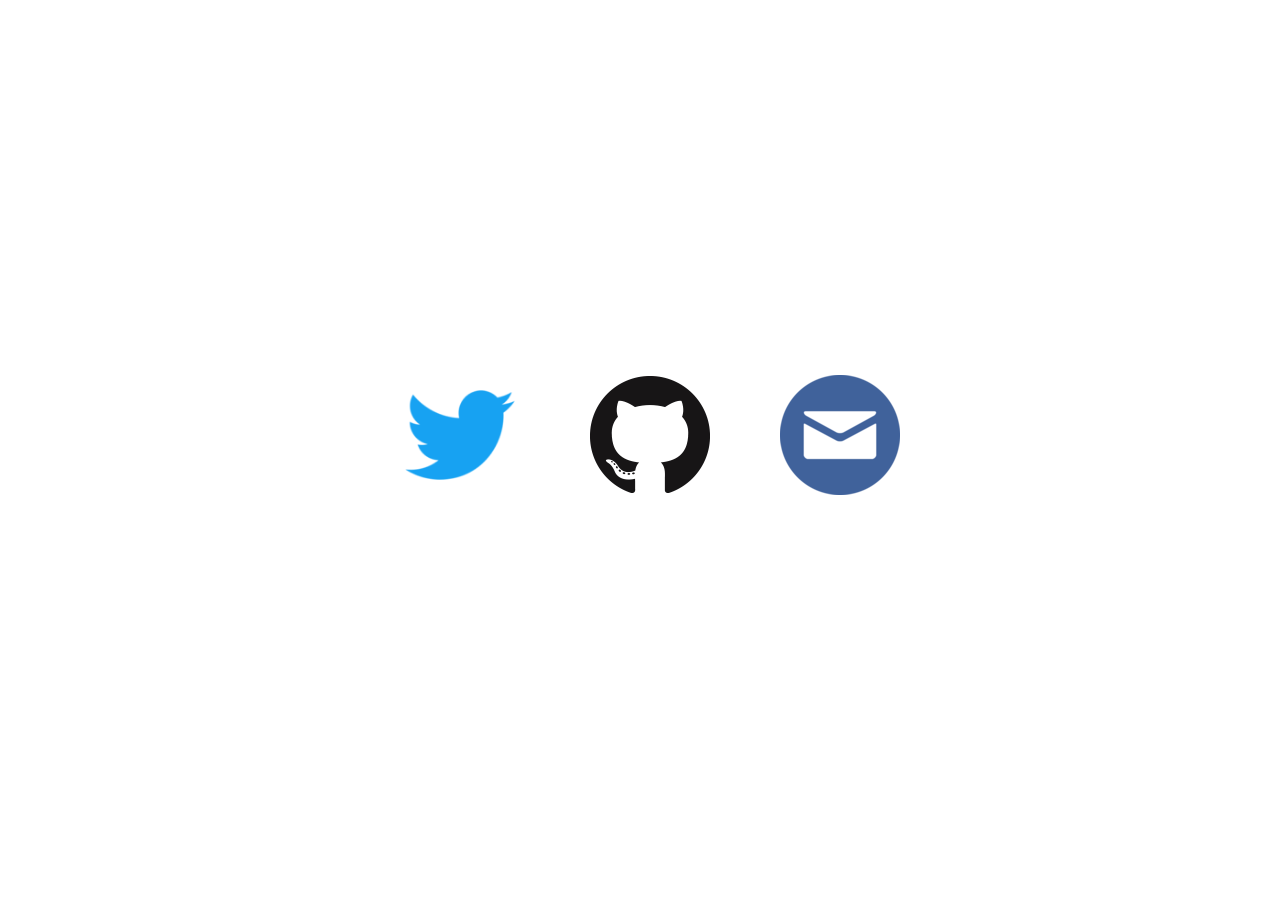
<file: index.html>
<!doctype html>
<html lang="en">
  <head>
    <meta charset="utf-8"/>
    <title>Evgenii Kotelnikov's home page</title>
    <meta name="author" content="Evgenii Kotelnikov"/>
    <meta name="keywords" content="Evgenii Kotelnikov, Evgeny Kotelnikov, program analysis, automated theorem proving, functional programming"/>
    <link rel="stylesheet" type="text/css" href="css/landing.css"/>
    <script>
     (function(i,s,o,g,r,a,m){i['GoogleAnalyticsObject']=r;i[r]=i[r]||function(){
     (i[r].q=i[r].q||[]).push(arguments)},i[r].l=1*new Date();a=s.createElement(o),
     m=s.getElementsByTagName(o)[0];a.async=1;a.src=g;m.parentNode.insertBefore(a,m)
     })(window,document,'script','//www.google-analytics.com/analytics.js','ga');
     ga('create', 'UA-52395119-1', 'auto');
     ga('send', 'pageview');
    </script>
  </head>
  <body>
    <header>
      <ul>
        <li class="twitter"><a href="https://twitter.com/aztek"><img src="img/twitter.png" alt="I am aztek on Twitter"/></a></li>
        <li class="github"><a href="https://github.com/aztek"><img src="img/github.png" alt="I am aztek on GitHub"/></a></li>
        <li class="email"><a href="mailto:evgeny.kotelnikov@gmail.com"><img src="img/email.png" alt="My email address is evgeny.kotelnikov@gmail.com"/></a></li>
      </ul>
      <!-- <p><a href="chalmers.html">My old Chalmers web page</a></p> -->
    </header>
  </body>
</html>
</file>
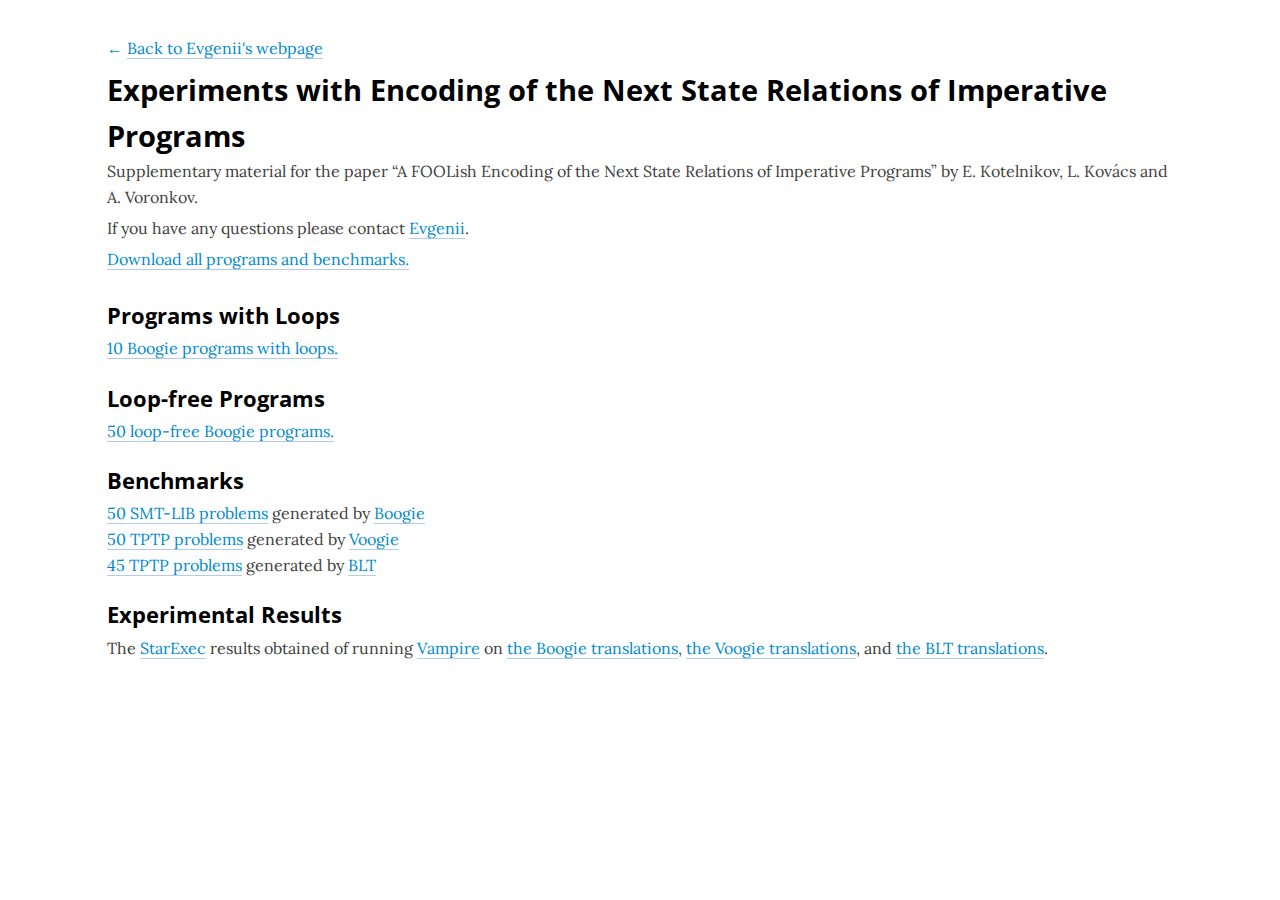
<file: cpp18/index.html>
<!doctype html>
<html lang="en">
  <head>
    <meta charset="utf-8"/>
    <title>Experiments with Encoding of Next State Relations of Imperative Programs</title>
    <meta name="author" content="Evgenii Kotelnikov"/>
    <link rel="stylesheet" type="text/css" href="../css/style.css"/>
    <script>
     (function(i,s,o,g,r,a,m){i['GoogleAnalyticsObject']=r;i[r]=i[r]||function(){
     (i[r].q=i[r].q||[]).push(arguments)},i[r].l=1*new Date();a=s.createElement(o),
     m=s.getElementsByTagName(o)[0];a.async=1;a.src=g;m.parentNode.insertBefore(a,m)
     })(window,document,'script','//www.google-analytics.com/analytics.js','ga');
     ga('create', 'UA-52395119-1', 'auto');
     ga('send', 'pageview');
    </script>
  </head>
  <body>
    <header>
      <p><a href=".." class="back"><span>Back to Evgenii's webpage</span></a></p>
      <h1>Experiments with Encoding of the Next State Relations of Imperative Programs</h1>
      <p>Supplementary material for the paper &ldquo;A FOOLish Encoding of the Next State Relations of Imperative Programs&rdquo; by E.&nbsp;Kotelnikov, L.&nbsp;Kov&aacute;cs and A.&nbsp;Voronkov.</p>
      <p>If you have any questions please contact <a href="mailto:evgenyk@chalmers.se">Evgenii</a>.</p>
      <p><a href="./experiments.zip">Download all programs and benchmarks.</a></p>
    </header>
    <section>
      <h2>Programs with Loops</h2>
      <p><a href="./programs-with-loops.zip">10 Boogie programs with loops.</a></p>
    </section>
    <section>
      <h2>Loop-free Programs</h2>
      <p><a href="./loop-free-programs.zip">50 loop-free Boogie programs.</a></p>
    </section>
    <section>
      <h2>Benchmarks</h2>
      <ul>
        <li><a href="./boogie-benchmarks.zip">50 SMT-LIB problems</a> generated by <a href="https://www.microsoft.com/en-us/research/project/boogie-an-intermediate-verification-language/">Boogie</a></li>
        <li><a href="./voogie-benchmarks.zip">50 TPTP problems</a> generated by <a href="https://github.com/aztek/voogie">Voogie</a></li>
        <li><a href="./blt-benchmarks.zip">45 TPTP problems</a> generated by <a href="https://github.com/emptylambda/BLT">BLT</a></li>
      </ul>
    </section>
    <section>
      <h2>Experimental Results</h2>
      <p>The <a href="https://www.starexec.org/">StarExec</a> results obtained of running <a href="http://www.vprover.org/">Vampire</a> on <a href="./boogie-results.csv">the Boogie translations</a>, <a href="./voogie-results.csv">the Voogie translations</a>, and <a href="./blt-results.csv">the BLT translations</a>.</p>
    </section>
  </body>
</html>
</file>
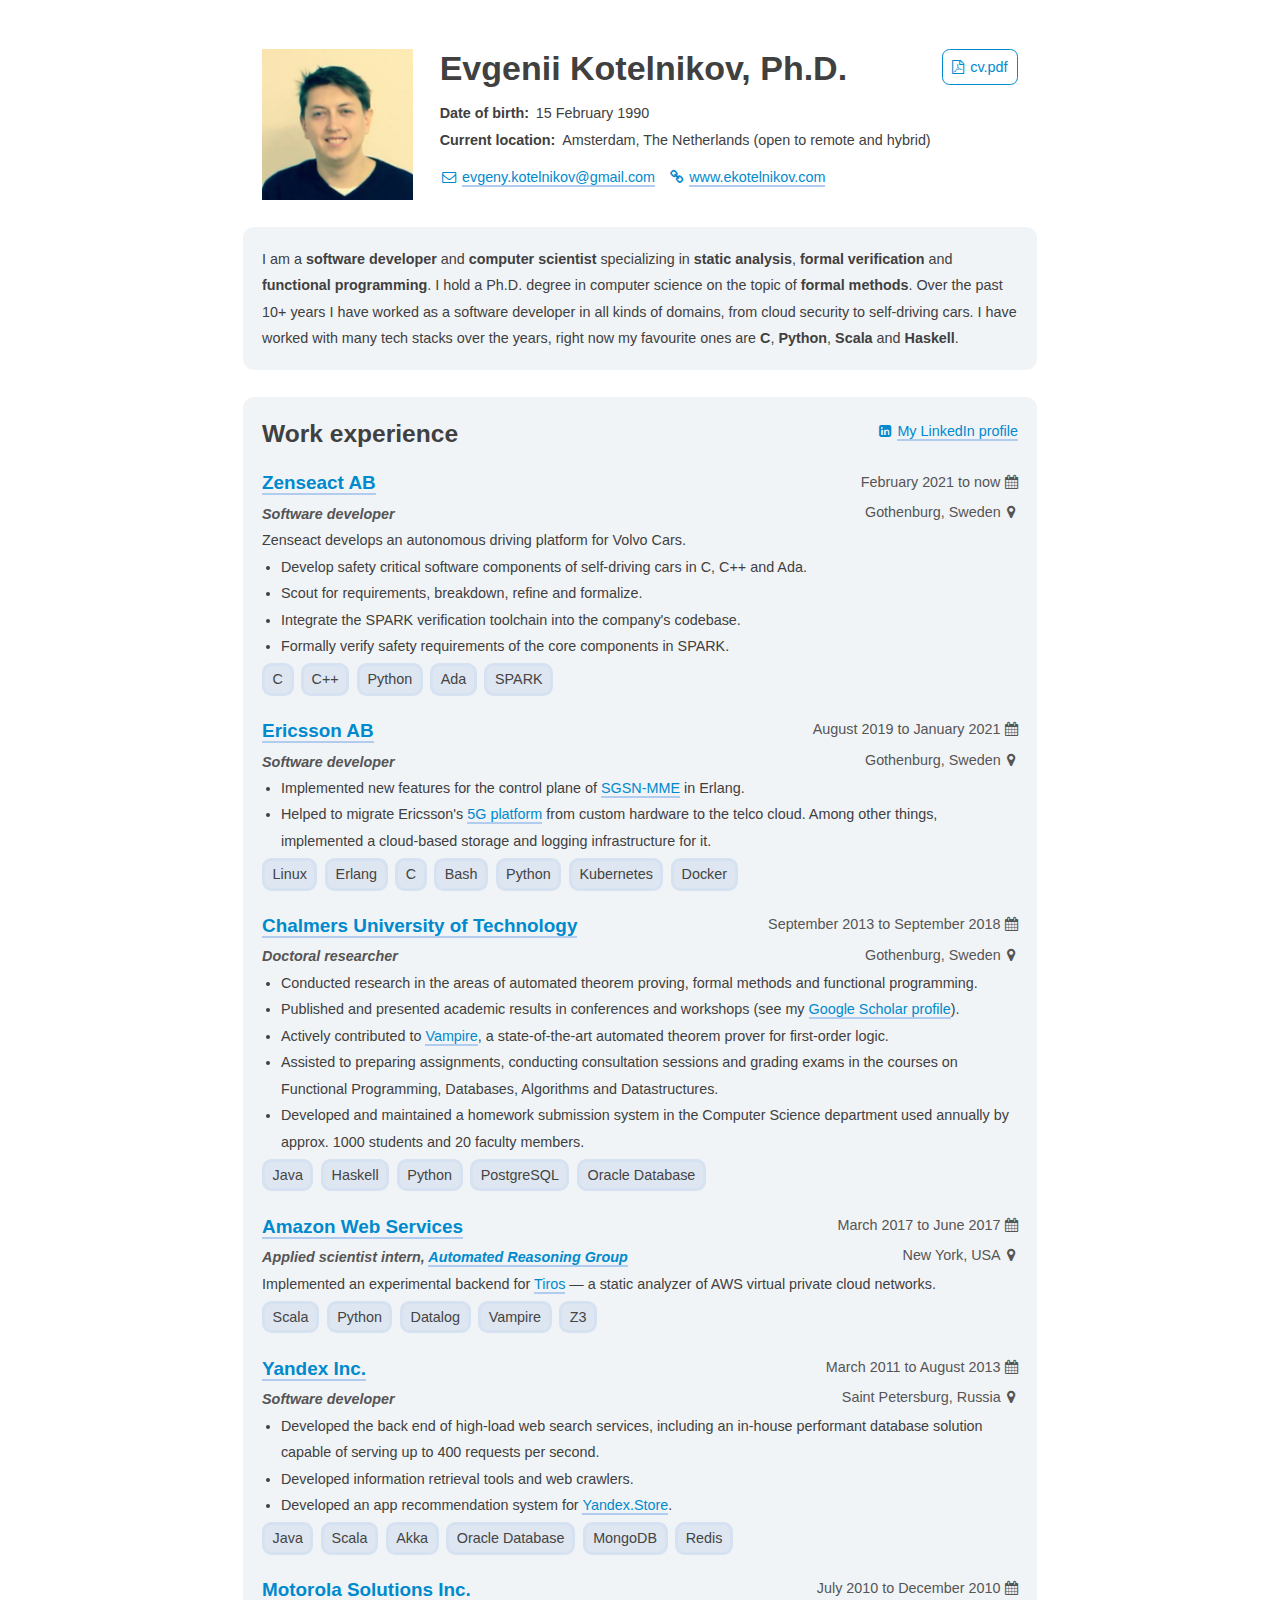
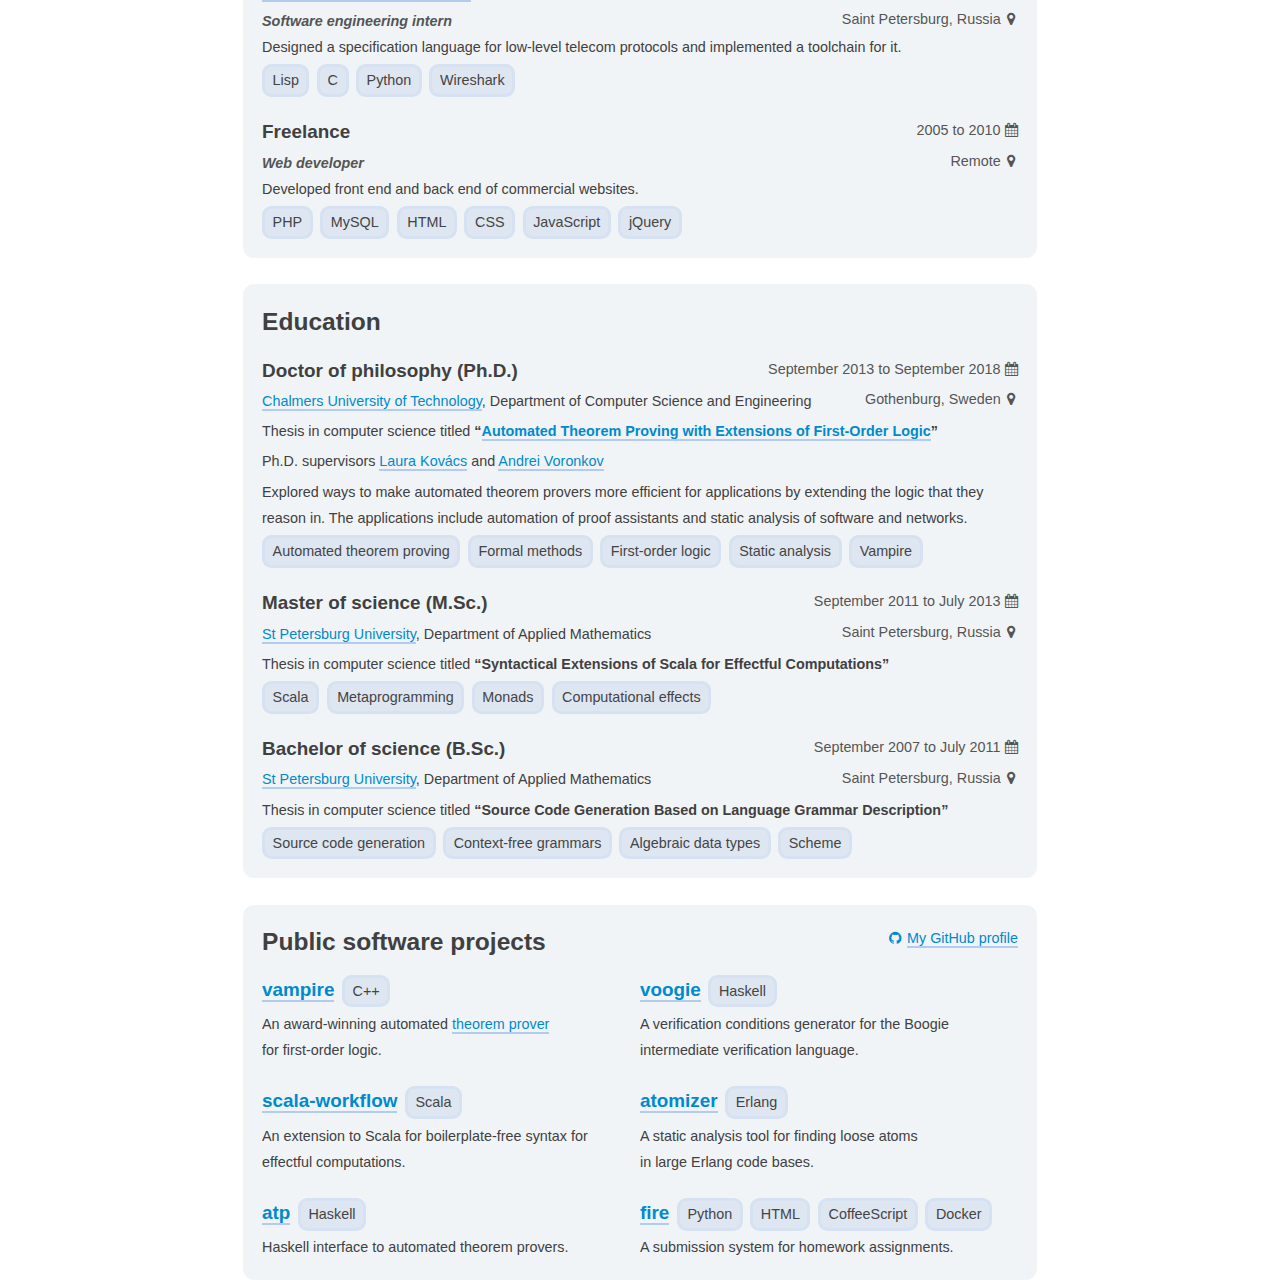
<file: cv/index.html>
<!doctype html>
<html lang="en">
  <head>
    <meta charset="utf-8"/>
    <title>Evgenii Kotelnikov's curriculum vit&aelig;</title>
    <meta name="author" content="Evgenii Kotelnikov"/>
    <meta name="keywords" content="Evgenii Kotelnikov, Evgeny Kotelnikov, program analysis, automated theorem proving, functional programming"/>
    <link rel="stylesheet" type="text/css" href="css/cv.css"/>
    <link rel="stylesheet" type="text/css" href="css/font-awesome.min.css">
  </head>
  <body>
    <header class="vcard">
      <img src="ek.jpg" id="photo" class="photo" alt="Evgenii Kotelnikov" />
      <h1 class="fn">Evgenii Kotelnikov, Ph.D.</h1>
      <div id="cv-pdf"><a href="./Kotelnikov_CV.pdf" class="iconed pdf">cv.pdf</a></div>
      <dl id="personal-info">
        <dt>Date of birth</dt>
        <dd>15 February 1990</dd>
        <dt>Current location</dt>
        <dd>Amsterdam, The Netherlands (open to remote and hybrid)</dd>
        <!-- <dt>Language proficiency</dt> -->
        <!-- <dd>English (fluent), Russian (native), Swedish (intermediate)</dd> -->
      </dl>
      <dl id="contact-info">
        <dt>E-mail</dt>
        <dd><a href="mailto:evgeny.kotelnikov@gmail.com" class="iconed email"><span>evgeny.kotelnikov@gmail.com</span></a></dd>
        <dt>Home page</dt>
        <dd><a href="https://ekotelnikov.com" class="iconed url"><span>www.ekotelnikov.com</a></span></dd>
        <!-- <dt>Twitter</dt> -->
        <!-- <dd><a href="https://twitter.com/aztek" class="iconed twitter"><span>aztek</span></a></dd> -->
      </dl>
    </header>

    <section id="introduction">
      <p>I am a <strong>software developer</strong> and <strong>computer scientist</strong> specializing in <strong>static analysis</strong>, <strong>formal verification</strong> and <strong>functional programming</strong>. I hold a Ph.D. degree in computer science on the topic of <strong>formal methods</strong>. Over the past 10+ years I have worked as a software developer in all kinds of domains, from cloud security to self-driving cars. I have worked with many tech stacks over the years, right now my favourite ones are <strong>C</strong>, <strong>Python</strong>, <strong>Scala</strong> and <strong>Haskell</strong>.</p>
    </section>

    <section id="working">
      <h2>Work experience</h2>
      <span class="section-profile"><a href="https://linkedin.com/in/ekotelnikov" class="iconed linkedin"><span>My LinkedIn profile</span></a></span>

      <ul class="jobs">
        <li>
            <h3><a href="http://zenseact.com">Zenseact AB</a></h3>
            <span class="date-range"><span class="from">February 2021</span><span class="to">now</span></span>
            <p class="location">Gothenburg, Sweden</p>
            <p class="position">Software developer</p>
            <p class="job-description">
                Zenseact develops an autonomous driving platform for Volvo Cars.
                <ul class="bullets">
                    <li>Develop safety critical software components of self-driving cars in C, C++ and Ada.</li>
                    <li>Scout for requirements, breakdown, refine and formalize.</li>
                    <li>Integrate the SPARK verification toolchain into the company's codebase.</li>
                    <li>Formally verify safety requirements of the core components in SPARK.</li>
                </ul>
                <ul class="keywords">
                    <li>C</li>
                    <li>C++</li>
                    <li>Python</li>
                    <li>Ada</li>
                    <li>SPARK</li>
                </ul>
            </p>
        </li>
        <li>
          <h3><a href="https://www.ericsson.com/en">Ericsson AB</a></h3>
          <span class="date-range"><span class="from">August 2019</span><span class="to">January 2021</span></span>
          <p class="location">Gothenburg, Sweden</p>
          <p class="position">Software developer</p>
          <p class="job-description">
            <ul class="bullets">
              <li>Implemented new features for the control plane of <a href="https://www.ericsson.com/en/portfolio/digital-services/cloud-core/cloud-packet-core/sgsn-mme">SGSN-MME</a> in Erlang.</li>
              <li>Helped to migrate Ericsson's <a href="https://www.ericsson.com/en/portfolio/digital-services/cloud-core/cloud-packet-core/packet-core-controller">5G platform</a> from custom hardware to the telco cloud. Among other things, implemented a cloud-based storage and logging infrastructure for it. <!--&mdash; Ericsson's 5G solution.--></li>
            </ul>
          </p>
          <ul class="keywords">
            <li>Linux</li>
            <li>Erlang</li>
            <li>C</li>
            <li>Bash</li>
            <li>Python</li>
            <li>Kubernetes</li>
            <li>Docker</li>
          </ul>
        </li>
        <li>
          <h3><a href="https://chalmers.se">Chalmers University of Technology</a></h3>
          <span class="date-range"><span class="from">September 2013</span><span class="to">September 2018</span></span>
          <p class="location">Gothenburg, Sweden</p>
          <p class="position">Doctoral researcher</p>
          <p class="job-description">
            <ul class="bullets">
              <li>Conducted research in the areas of automated theorem proving, formal methods and functional programming.</li>
              <li>Published and presented academic results in conferences and workshops (see my <a href="https://scholar.google.com/citations?user=WPbFe-MAAAAJ">Google Scholar profile</a>).</li>
              <li>Actively contributed to <a href="https://github.com/vprover/vampire">Vampire</a>, a state-of-the-art automated theorem prover for first-order logic.</li>
              <!-- <li>Reviewed paper submission for <a href="http://www.easychair.org/smart-program/SCSS2014/">SCSS&nbsp;2014</a>, <a href="http://fm2015.ifi.uio.no/">FM&nbsp;2015</a>, <a href="http://www.easychair.org/publications/volume/LPAR-20">LPAR-20</a>, <a href="https://people.csail.mit.edu/adamc/cpp16/">CPP&nbsp;2016</a>, <a href="http://www.cicm-conference.org/2016/cicm.php">CICM&nbsp;2016</a>, <a href="http://fm2016.cs.ucy.ac.cy/">FM&nbsp;2016</a>, <a href="http://psi.ispras.ru/en/">PSI-2017</a>, <a href="https://www.etaps.org/index.php/2018/tacas">TACAS&nbsp;2018</a>, <a href="http://www.fm2018.org">FM 2018</a> and <a href="https://ifm2018.cs.nuim.ie/">iFM 2018</a>.</li> -->
              <li>
                Assisted to preparing assignments, conducting consultation sessions and grading exams in the courses on Functional Programming, Databases, Algorithms and Datastructures.
                <!-- <ul class="items">
                  <li>Databases (<span class="date-range">2014</span>, <span class="date-range">2015</span>, <span class="date-range">2016</span>, <span class="date-range">2017</span>, <span class="date-range">2018</span>)</li>
                  <li>Algorithms and Datastructures (<span class="date-range">2014</span>)</li>
                  <li>Functional Programming (<span class="date-range">2014</span>, <span class="date-range">2015</span>, <span class="date-range">2016</span>, <span class="date-range">2017</span>, <span class="date-range">2018</span>)</li>
                </ul> -->
              </li>
              <li>Developed and maintained a homework submission system in the Computer Science department used annually by approx. 1000 students and 20 faculty members.</li>
            </ul>
          </p>
          <ul class="keywords">
            <li>Java</li>
            <li>Haskell</li>
            <li>Python</li>
            <li>PostgreSQL</li>
            <li>Oracle Database</li>
          </ul>
        </li>

        <li>
          <h3><a href="https://aws.amazon.com/">Amazon Web Services</a></h3>
          <span class="date-range"><span class="from">March 2017</span><span class="to">June 2017</span></span>
          <p class="location">New York, USA</p>
          <p class="position">Applied scientist intern, <a href="">Automated Reasoning Group</a></p>
          <p class="job-description">Implemented an experimental backend for <a href="https://aws.amazon.com/security/provable-security/">Tiros</a>&nbsp;&mdash; a static analyzer of AWS virtual private cloud networks.</p>
          <ul class="keywords">
            <li>Scala</li>
            <li>Python</li>
            <li>Datalog</li>
            <li>Vampire</li>
            <li>Z3</li>
          </ul>
        </li>

        <li>
          <h3><a href="https://yandex.com/company">Yandex Inc.</a></h3>
          <span class="date-range"><span class="from">March 2011</span><span class="to">August 2013</span></span>
          <p class="location">Saint Petersburg, Russia</p>
          <p class="position">Software developer</p>
          <p class="job-description">
            <ul class="bullets">
              <li>Developed the back end of high-load web search services, including an in-house performant database solution capable of serving up to 400 requests per second.</li>
              <li>Developed information retrieval tools and web crawlers.</li>
              <li>Developed an app recommendation system for <a href="https://store.yandex.com/">Yandex.Store</a>.</li>
            </ul>
          </p>
          <ul class="keywords">
            <li>Java</li>
            <li>Scala</li>
            <li>Akka</li>
            <li>Oracle Database</li>
            <li>MongoDB</li>
            <li>Redis</li>
          </ul>
        </li>

        <li>
          <h3><a href="https://motorola.com">Motorola Solutions Inc.</a></h3>
          <span class="date-range"><span class="from">July 2010</span><span class="to">December 2010</span></span>
          <p class="location">Saint Petersburg, Russia</p>
          <p class="position">Software engineering intern</p>
          <p class="job-description">Designed a specification language for low-level telecom protocols and implemented a toolchain for it.</p>
          <ul class="keywords">
            <li>Lisp</li>
            <li>C</li>
            <li>Python</li>
            <li>Wireshark</li>
          </ul>
        </li>

        <li>
          <h3>Freelance</h3>
          <span class="date-range"><span class="from">2005</span><span class="to">2010</span></span>
          <p class="location">Remote</p>
          <p class="position">Web developer</p>
          <p class="job-description">Developed front end and back end of commercial websites.</p>
          <ul class="keywords">
            <li>PHP</li>
            <li>MySQL</li>
            <li>HTML</li>
            <li>CSS</li>
            <li>JavaScript</li>
            <li>jQuery</li>
          </ul>
        </li>
      </ul>
    </section>

    <section id="education">
      <h2>Education</h2>

      <ul class="jobs">
        <li>
          <h3>Doctor of philosophy (Ph.D.)</h3>
          <div class="degree">
            <span class="date-range"><span class="from">September 2013</span><span class="to">September 2018</span></span>
            <p class="location">Gothenburg, Sweden</p>
            <p><a href="https://chalmers.se">Chalmers University of Technology</a>, Department of Computer Science and Engineering</p>
            <p>Thesis in computer science titled <q><a href="https://ekotelnikov.com/phd-thesis.pdf">Automated Theorem Proving with Extensions of First-Order Logic</a></q></p>
            <p>Ph.D. supervisors <a href="https://forsyte.at/people/kovacs/">Laura Kov&aacute;cs</a> and <a href="http://voronkov.com">Andrei Voronkov</a></p>
            <p>Explored ways to make automated theorem provers more efficient for applications by extending the logic that they reason in. The applications include automation of proof assistants and static analysis of software and networks.</p>
            <ul class="keywords">
              <li>Automated theorem proving</li>
              <li>Formal methods</li>
              <li>First-order logic</li>
              <li>Static analysis</li>
              <li>Vampire</li>
            </ul>
          </div>
        </li>

        <li>
          <h3>Master of science (M.Sc.)</h3>
          <div class="degree">
            <span class="date-range"><span class="from">September 2011</span><span class="to">July 2013</span></span>
            <p class="location">Saint Petersburg, Russia</p>
            <p><a href="https://spbu.ru">St Petersburg University</a>, Department of Applied Mathematics</p>
            <p>Thesis in computer science titled <strong><q>Syntactical Extensions of Scala for Effectful Computations</q></strong></p>
            <ul class="keywords">
              <li>Scala</li>
              <li>Metaprogramming</li>
              <li>Monads</li>
              <li>Computational effects</li>
            </ul>
          </div>
        </li>

        <li>
          <h3>Bachelor of science (B.Sc.)</h3>
          <div class="degree">
            <span class="date-range"><span class="from">September 2007</span><span class="to">July 2011</span></span>
            <p class="location">Saint Petersburg, Russia</p>
            <p><a href="https://spbu.ru">St Petersburg University</a>, Department of Applied Mathematics</p>
            <p>Thesis in computer science titled <strong><q>Source Code Generation Based on Language Grammar Description</q></strong></p>
            <ul class="keywords">
              <li>Source code generation</li>
              <li>Context-free grammars</li>
              <li>Algebraic data types</li>
              <li>Scheme</li>
            </ul>
          </div>
        </li>

        <!-- <li> -->
          <!-- <h3>Summer &amp; winter schools</h3> -->
          <!-- <div class="summer-schools"> -->
            <!-- <ul> -->
              <!-- <li><a href="">Marktoberdorf Summer School 2016</a>: Dependable Software Systems Engineering<span class="date-range">August 2016</span><span class="location">Marktoberdorf, Germany</span></li> -->
              <!-- <li>Summer School 2014: Verification Technology, Systems &amp; Applications (<a href="">VTSA'2014</a>)<span class="date-range">October 2014</span><span class="location">Luxembourg</span></li> -->
              <!-- <li>Advanced Winter School on Reasoning Engines for Rigorous System Engineering (<a href="">ReRiSE'14</a>)<span class="date-range">February 2014</span><span class="location">Linz, Austria</span></li> -->
            <!-- </ul> -->
          <!-- </div> -->
        <!-- </li> -->
      </ul>
    </section>

    <section id="projects">
      <h2>Public software projects</h2>
      <span class="section-profile"><a href="https://github.com/aztek" class="iconed github"><span>My GitHub profile</span></a></span>

      <ul class="projects">
        <li>
          <h3><a href="https://github.com/vprover/vampire">vampire</a><em>C++</em></h3>
          <span class="date-range"><span class="from">2014</span><span class="to">2018</span></span>
          <p class="description">An award-winning automated <a href="https://vprover.github.io/">theorem prover</a> <nobr>for first-order logic</nobr>.</p>
          <!-- <ul class="keywords"> -->
            <!-- <li>C++</li> -->
            <!-- <li class="kloc">175</li> -->
          <!-- </ul> -->
        </li>

        <li>
          <h3><a href="https://github.com/aztek/voogie">voogie</a><em>Haskell</em></h3>
          <span class="date-range"><span class="from">2018</span></span>
          <p class="description">A verification conditions generator for the Boogie intermediate verification language.</p>
          <!-- <ul class="keywords"> -->
            <!-- <li>Haskell</li> -->
            <!-- <li class="kloc">2</li> -->
          <!-- </ul> -->
        </li>

        <li>
          <h3><a href="https://github.com/aztek/scala-workflow">scala-workflow</a><em>Scala</em></h3>
          <span class="date-range"><span class="from">2013</span></span>
          <p class="description">An extension to Scala for boilerplate-free syntax for effectful computations.</p>
          <!-- <ul class="keywords"> -->
            <!-- <li>Scala</li> -->
            <!-- <li class="kloc">1.5</li> -->
          <!-- </ul> -->
        </li>

        <li>
          <h3><a href="https://github.com/aztek/atomizer">atomizer</a><em>Erlang</em></h3>
          <span class="date-range"><span class="from">2019</span></span>
          <p class="description">A static analysis tool for finding loose atoms <nobr>in large Erlang code bases</nobr>.</p>
          <!-- <ul class="keywords"> -->
            <!-- <li>Erlang</li> -->
            <!-- <li class="kloc">1.4</li> -->
          <!-- </ul> -->
        </li>

        <li>
          <h3><a href="https://github.com/aztek/atp">atp</a><em>Haskell</em></h3>
          <span class="date-range"><span class="from">2019</span></span>
          <p class="description">Haskell interface to automated theorem provers.</p>
          <!-- <ul class="keywords"> -->
            <!-- <li>Haskell</li> -->
            <!-- <li class="kloc">1.7</li> -->
          <!-- </ul> -->
        </li>

        <li>
          <h3><a href="https://bitbucket.org/cse-fire/fire">fire</a><em>Python</em><em>HTML</em><em>CoffeeScript</em><em>Docker</em></h3>
          <span class="date-range"><span class="from">2014</span><span class="to">2018</span></span>
          <p class="description">A submission system for homework assignments.</p>
          <!-- <ul class="keywords"> -->
            <!-- <li>Python</li> -->
            <!-- <li>HTML</li> -->
            <!-- <li>CoffeeScript</li> -->
            <!-- <li>Docker</li> -->
            <!-- <li class="kloc">30</li> -->
          <!-- </ul> -->
        </li>

        <!-- <li>
          <h3><a href="https://github.com/aztek/tptp">tptp</a></h3>
          <span class="date-range"><span class="from">2019</span></span>
          <p class="description">A library for parsing and pretty printing for the TPTP language.</p>
          <ul class="keywords">
            <li>Haskell</li>
            <li class="kloc">1.6</li>
          </ul>
        </li> -->
     </ul>
    </section>

    <!-- <section id="academic">
      <h2>List of publications</h2>
      <span class="section-profile"><a href="https://scholar.google.com/citations?user=WPbFe-MAAAAJ" class="iconed google"><span>Google Scholar profile</span></a></span>

      <ul class="publications">
        <li>
          <h3><a href="http://www0.cs.ucl.ac.uk/staff/b.cook/CAV19.pdf">Reachability Analysis for AWS-based Networks</a></h3>
          <span class="date-range"><span class="from">2019</span></span>
          <p class="authors">A.&nbsp;Gacek, J.&nbsp;Backes, B.&nbsp;Cook, N.&nbsp;Rungta, S.&nbsp;Bayless, C.&nbsp;Dodge, C.&nbsp;Varming, A.J.&nbsp;Hu, B.&nbsp;Kocik, <u>E.&nbsp;Kotelnikov</u>, J.&nbsp;Kukovec, S.&nbsp;McLaughlin, J.&nbsp;Reed, J.&nbsp;Sizemore, M.&nbsp;Stalzer, P.&nbsp;Srinivasan, P.&nbsp;Subotic, B.&nbsp;Whaley, Y.&nbsp;Wu and T.&nbsp;Kahsai</p>
          <p class="proceedings">Proceedings of the 31st International Conference On Computer Aided Verification</p>
        </li>
        <li>
          <h3><a href="http://ceur-ws.org/Vol-2162/paper-07.pdf">TFX: The TPTP Extended Typed First-order Form</a></h3>
          <span class="date-range"><span class="from">2018</span></span>
          <p class="authors">G.&nbsp;Sutcliffe and E.&nbsp;Kotelnikov</p>
          <p class="proceedings">Proceedings of the 6th Workshop on Practical Aspects of Automated Reasoning</p>
        </li>
        <li>
          <h3><a href="https://link.springer.com/chapter/10.1007/978-3-319-94205-6_27">A FOOLish Encoding of the Next State Relations of Imperative Programs</a></h3>
          <span class="date-range"><span class="from">2018</span></span>
          <p class="authors">E.&nbsp;Kotelnikov, L.&nbsp;Kov&aacute;cs and A.&nbsp;Voronkov</p>
          <p class="proceedings">Proceedings of the 9th International Joint Conference on Automated Reasoning</p>
        </li>
        <li>
          <h3><a href="https://easychair.org/publications/paper/1PB2">A Clausal Normal Form Translation for FOOL</a></h3>
          <span class="date-range"><span class="from">2016</span></span>
          <p class="authors">E.&nbsp;Kotelnikov, L.&nbsp;Kov&aacute;cs, M.&nbsp;Suda and A.&nbsp;Voronkov</p>
          <p class="proceedings">Proceedings of the 2nd Global Conference on Artificial Intelligence</p>
        </li>
        <li>
          <h3><a href="http://dx.doi.org/10.1145/2854065.2854071">The Vampire and the FOOL</a></h3>
          <span class="date-range"><span class="from">2016</span></span>
          <p class="authors">E.&nbsp;Kotelnikov, L.&nbsp;Kov&aacute;cs, G.&nbsp;Reger and A.&nbsp;Voronkov</p>
          <p class="proceedings">Proceedings of the 5th ACM SIGPLAN Conference on Certified Programs and Proofs</p>
        </li>
        <li>
          <h3><a href="http://link.springer.com/chapter/10.1007/978-3-319-20615-8_5">A First Class Boolean Sort in First-Order Theorem Proving and TPTP</a></h3>
          <span class="date-range"><span class="from">2015</span></span>
          <p class="authors">E.&nbsp;Kotelnikov, L.&nbsp;Kov&aacute;cs and A.&nbsp;Voronkov</p>
          <p class="proceedings">Conferences on Intelligent Computer Mathematics</p>
        </li>
        <li>
          <h3><a href="http://dx.doi.org/10.1145/2637647.2637648">Type-Directed Language Extension for Effectful Computations</a></h3>
          <span class="date-range"><span class="from">2014</span></span>
          <p class="authors">E.&nbsp;Kotelnikov</p>
          <p class="proceedings">Proceedings of the Fifth Annual Scala Workshop</p>
        </li>
        <li>
          <h3><a href="http://dx.doi.org/10.1145/2160749.2160769">Embeddable Framework for Syntax-Safe Source Code Generation</a></h3>
          <span class="date-range"><span class="from">2012</span></span>
          <p class="authors">E.&nbsp;Kotelnikov</p>
          <p class="proceedings">Proceedings of the 2012 Joint International Conference on Human-Centered Computer Environments</p>
        </li>
      </ul>
    </section> -->
  </body>
</html>
</file>
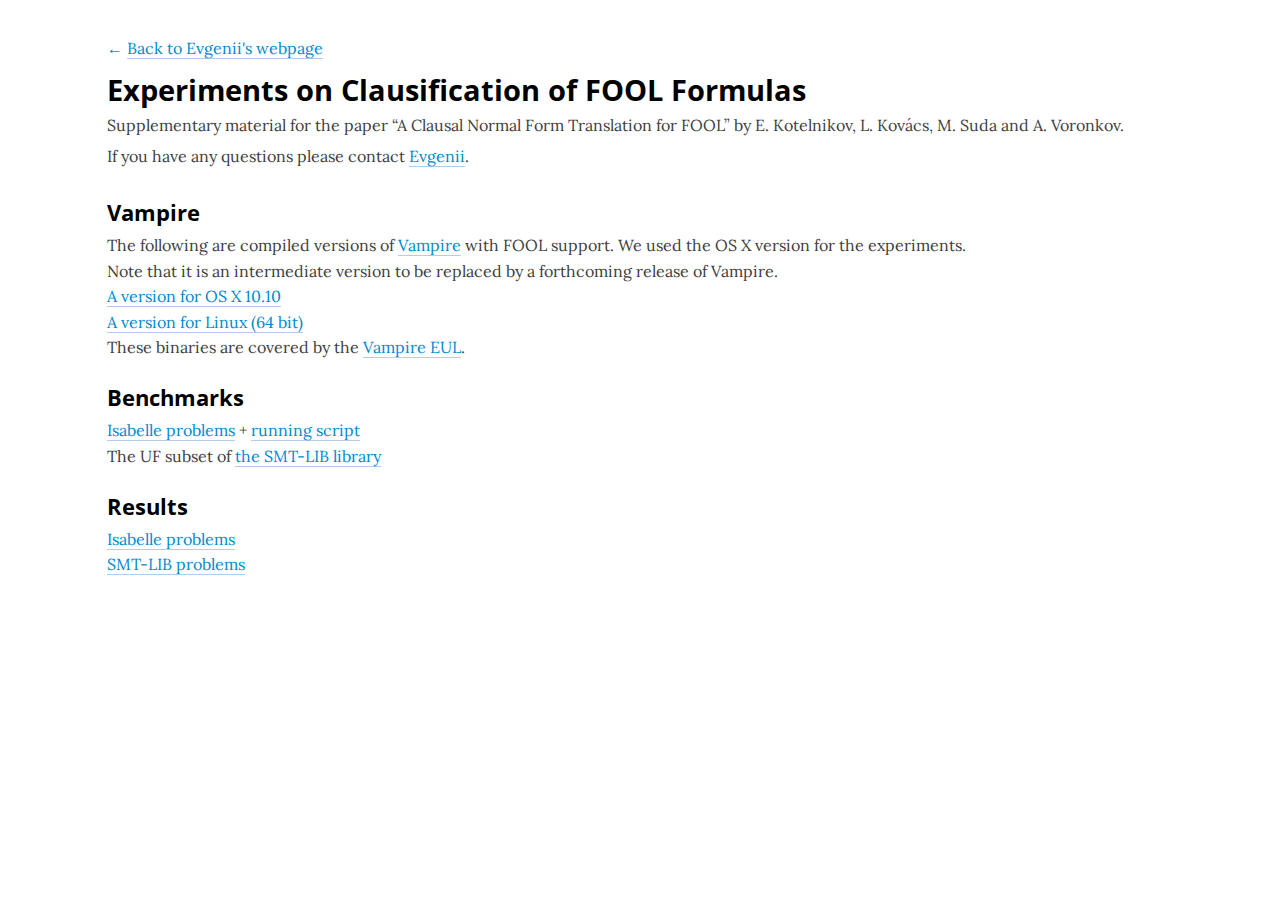
<file: fool-cnf-experiments/index.html>
<!doctype html>
<html lang="en">
  <head>
    <meta charset="utf-8"/>
    <title>Experiments on Clausification of FOOL Formulas</title>
    <meta name="author" content="Evgenii Kotelnikov"/>
    <link rel="stylesheet" type="text/css" href="../css/style.css"/>
    <script>
     (function(i,s,o,g,r,a,m){i['GoogleAnalyticsObject']=r;i[r]=i[r]||function(){
     (i[r].q=i[r].q||[]).push(arguments)},i[r].l=1*new Date();a=s.createElement(o),
     m=s.getElementsByTagName(o)[0];a.async=1;a.src=g;m.parentNode.insertBefore(a,m)
     })(window,document,'script','//www.google-analytics.com/analytics.js','ga');
     ga('create', 'UA-52395119-1', 'auto');
     ga('send', 'pageview');
    </script>
  </head>
  <body>
    <header>
      <p><a href=".." class="back"><span>Back to Evgenii's webpage</span></a></p>
      <h1>Experiments on Clausification of FOOL Formulas</h1>
      <p>Supplementary material for the paper &ldquo;A Clausal Normal Form Translation for FOOL&rdquo; by E.&nbsp;Kotelnikov, L.&nbsp;Kov&aacute;cs, M.&nbsp;Suda and A.&nbsp;Voronkov.</p>
      <p>If you have any questions please contact <a href="mailto:evgenyk@chalmers.se">Evgenii</a>.</p>
    </header>
    <section>
      <h2>Vampire</h2>
      <p>The following are compiled versions of <a href="http://vprover.org/">Vampire</a> with FOOL support. We used the OS X version for the experiments.</p>
      <p>Note that it is an intermediate version to be replaced by a forthcoming release of Vampire.<p>
      <ul>
        <li><a href="./vampire_osx.zip">A version for OS X 10.10</a></li>
        <li><a href="./vampire_linux.zip">A version for Linux (64 bit)</a></li>
        <!-- <li><a href="./vampire_windows.zip">A version for Windows (64 bit)</a></li> -->
      </ul>
      <p>These binaries are covered by the <a href="http://vprover.org/license.cgi">Vampire EUL</a>.</p>
    </section>
    <section>
      <h2>Benchmarks</h2>
      <ul>
        <li><a href="../fool-experiments/isabelle-problems.zip">Isabelle problems</a> + <a href="./run-isabelle-experiments.sh">running script</a></li>
        <li>The UF subset of <a href="http://smtlib.cs.uiowa.edu/">the SMT-LIB library</a></li>
      </ul>
    </section>
    <section>
      <h2>Results</h2>
      <ul>
        <li><a href="isabelle-experiments-results.tsv">Isabelle problems</a></li>
        <li><a href="smtlib-experiments-results.tsv">SMT-LIB problems</a></li>
      </ul>
    </section>
  </body>
</html>
</file>
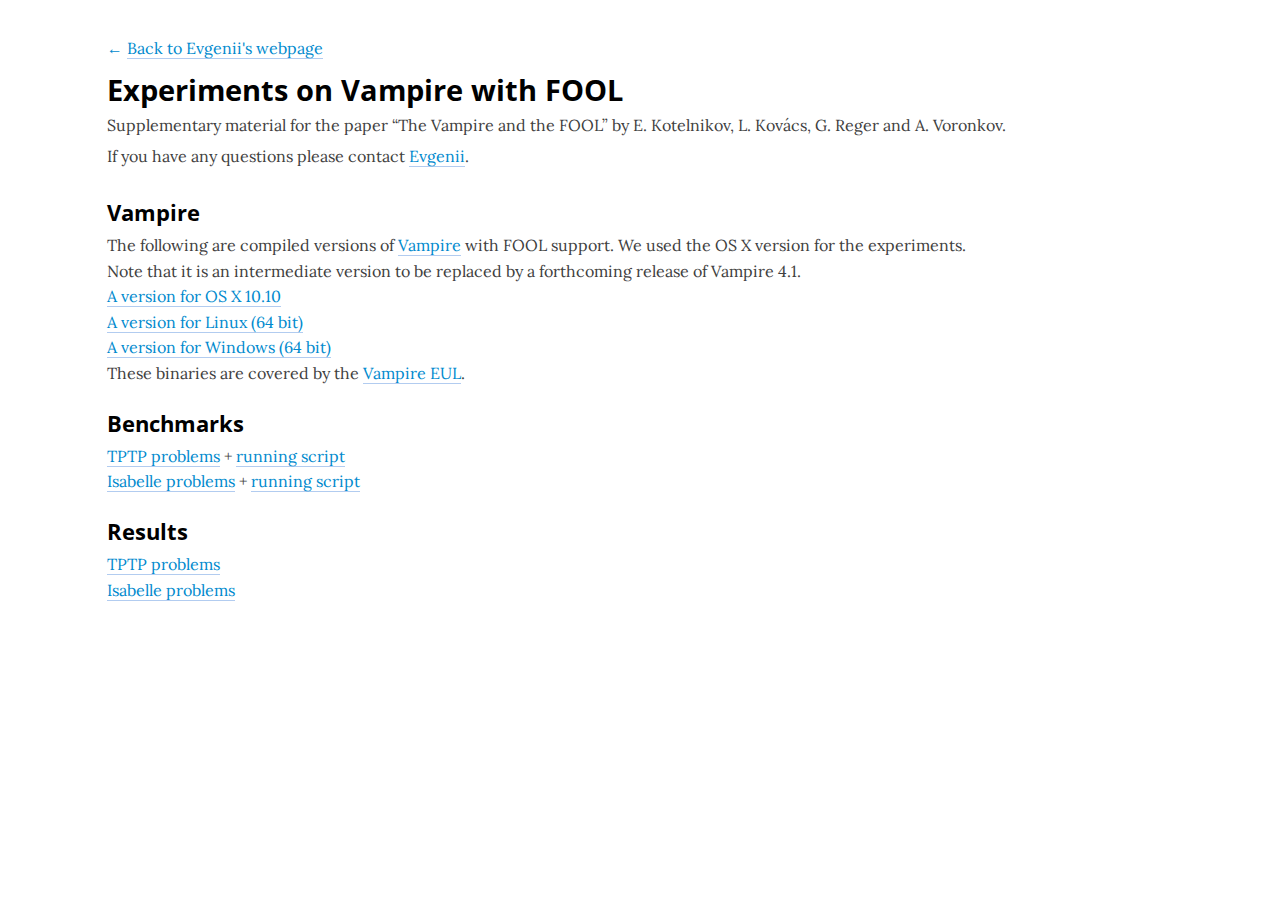
<file: fool-experiments/index.html>
<!doctype html>
<html lang="en">
  <head>
    <meta charset="utf-8"/>
    <title>Experiments on Vampire with FOOL</title>
    <meta name="author" content="Evgenii Kotelnikov"/>
    <link rel="stylesheet" type="text/css" href="../css/style.css"/>
    <script>
     (function(i,s,o,g,r,a,m){i['GoogleAnalyticsObject']=r;i[r]=i[r]||function(){
     (i[r].q=i[r].q||[]).push(arguments)},i[r].l=1*new Date();a=s.createElement(o),
     m=s.getElementsByTagName(o)[0];a.async=1;a.src=g;m.parentNode.insertBefore(a,m)
     })(window,document,'script','//www.google-analytics.com/analytics.js','ga');
     ga('create', 'UA-52395119-1', 'auto');
     ga('send', 'pageview');
    </script>
  </head>
  <body>
    <header>
      <p><a href=".." class="back"><span>Back to Evgenii's webpage</span></a></p>
      <h1>Experiments on Vampire with FOOL</h1>
      <p>Supplementary material for the paper &ldquo;The Vampire and the FOOL&rdquo; by E.&nbsp;Kotelnikov, L.&nbsp;Kov&aacute;cs, G.&nbsp;Reger and A.&nbsp;Voronkov.</p>
      <p>If you have any questions please contact <a href="mailto:evgenyk@chalmers.se">Evgenii</a>.</p>
    </header>
    <section>
      <h2>Vampire</h2>
      <p>The following are compiled versions of <a href="http://vprover.org/">Vampire</a> with FOOL support. We used the OS X version for the experiments.</p>
      <p>Note that it is an intermediate version to be replaced by a forthcoming release of Vampire 4.1.<p>
      <ul>
        <li><a href="./vampire_with_fool_osx.zip">A version for OS X 10.10 </a></li>
        <li><a href="./vampire_with_fool_linux.zip">A version for Linux (64 bit)</a></li>
        <li><a href="./vampire_with_fool_windows.zip">A version for Windows (64 bit)</a></li>
      </ul>
      <p>These binaries are covered by the <a href="http://vprover.org/license.cgi">Vampire EUL</a>.</p>
    </section>
    <section>
      <h2>Benchmarks</h2>
      <ul>
        <li><a href="./tptp-problems.zip">TPTP problems</a> + <a href="./run-tptp-experiments.sh">running script</a></li>
        <li><a href="./isabelle-problems.zip">Isabelle problems</a> + <a href="./run-isabelle-experiments.sh">running script</a></li>
      </ul>
    </section>
    <section>
      <h2>Results</h2>
      <ul>
        <li><a href="tptp-experiments-results.tsv">TPTP problems</a></li>
        <li><a href="isabelle-experiments-results.tsv">Isabelle problems</a></li>
      </ul>
    </section>
  </body>
</html>
</file>
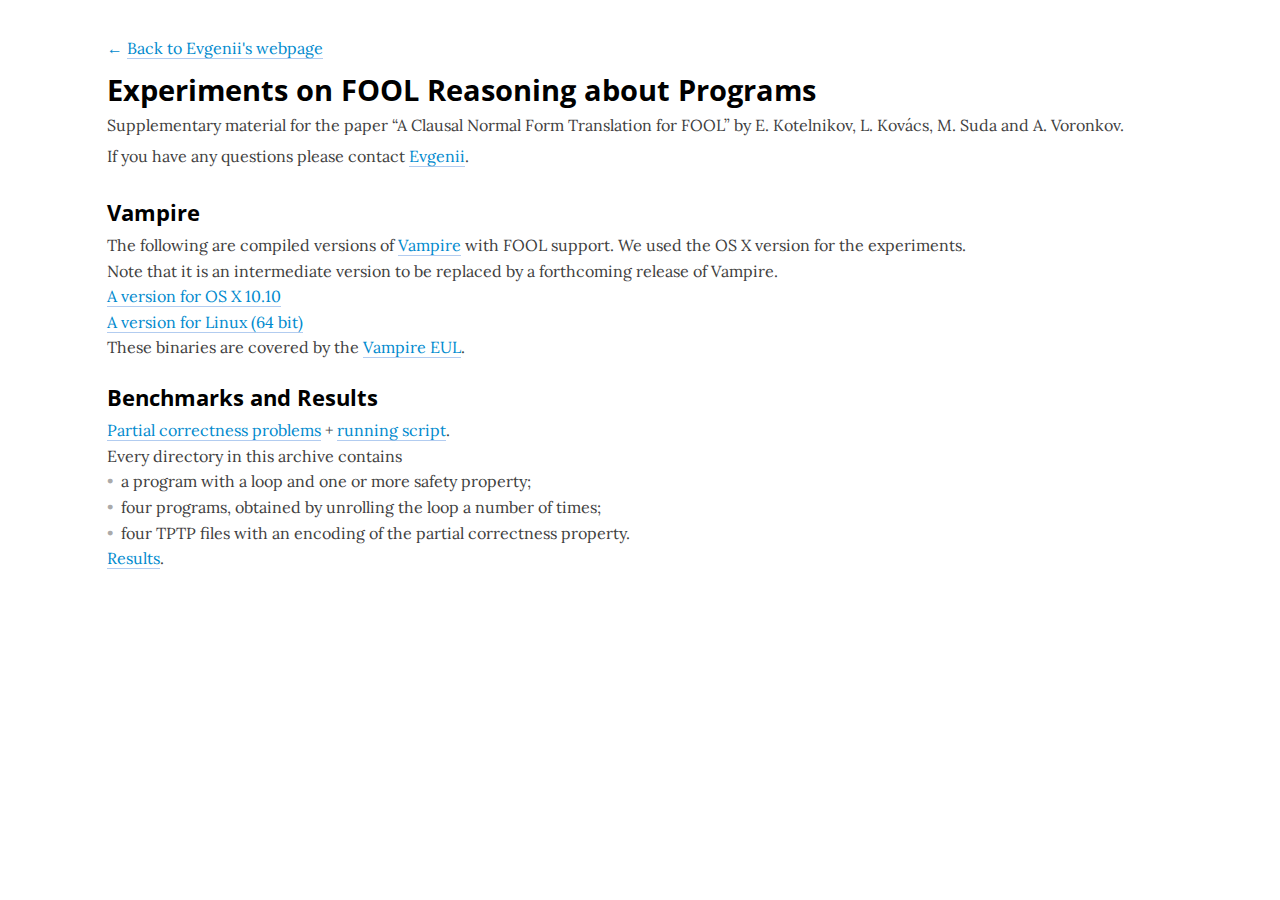
<file: fool-tuple-experiments/index.html>
<!doctype html>
<html lang="en">
  <head>
    <meta charset="utf-8"/>
    <title>Experiments on FOOL Reasoning about Programs</title>
    <meta name="author" content="Evgenii Kotelnikov"/>
    <link rel="stylesheet" type="text/css" href="../css/style.css"/>
    <script>
     (function(i,s,o,g,r,a,m){i['GoogleAnalyticsObject']=r;i[r]=i[r]||function(){
     (i[r].q=i[r].q||[]).push(arguments)},i[r].l=1*new Date();a=s.createElement(o),
     m=s.getElementsByTagName(o)[0];a.async=1;a.src=g;m.parentNode.insertBefore(a,m)
     })(window,document,'script','//www.google-analytics.com/analytics.js','ga');
     ga('create', 'UA-52395119-1', 'auto');
     ga('send', 'pageview');
    </script>
  </head>
  <body>
    <header>
      <p><a href=".." class="back"><span>Back to Evgenii's webpage</span></a></p>
      <h1>Experiments on FOOL Reasoning about Programs</h1>
      <p>Supplementary material for the paper &ldquo;A Clausal Normal Form Translation for FOOL&rdquo; by E.&nbsp;Kotelnikov, L.&nbsp;Kov&aacute;cs, M.&nbsp;Suda and A.&nbsp;Voronkov.</p>
      <p>If you have any questions please contact <a href="mailto:evgenyk@chalmers.se">Evgenii</a>.</p>
    </header>
    <section>
      <h2>Vampire</h2>
      <p>The following are compiled versions of <a href="http://vprover.org/">Vampire</a> with FOOL support. We used the OS X version for the experiments.</p>
      <p>Note that it is an intermediate version to be replaced by a forthcoming release of Vampire.<p>
      <ul>
        <li><a href="../fool-cnf-experiments/vampire_osx.zip">A version for OS X 10.10 </a></li>
        <li><a href="../fool-cnf-experiments/vampire_linux.zip">A version for Linux (64 bit)</a></li>
        <!-- <li><a href="../fool-cnf-experiments/vampire_windows.zip">A version for Windows (64 bit)</a></li> -->
      </ul>
      <p>These binaries are covered by the <a href="http://vprover.org/license.cgi">Vampire EUL</a>.</p>
    </section>
    <section>
      <h2>Benchmarks and Results</h2>
      <p><a href="./partial-correctness-problems.zip">Partial correctness problems</a> + <a href="./run-tuple-experiments.sh">running script</a>.</p>
      <p>
        Every directory in this archive contains
        <ul class="bullets">
          <li>a program with a loop and one or more safety property;</li>
          <li>four programs, obtained by unrolling the loop a number of times;</li>
          <li>four TPTP files with an encoding of the partial correctness property.</li>
        </ul>
      </p>
      <p><a href="tuple-experiments-results.tsv">Results</a>.</p>
    </section>
  </body>
</html>
</file>
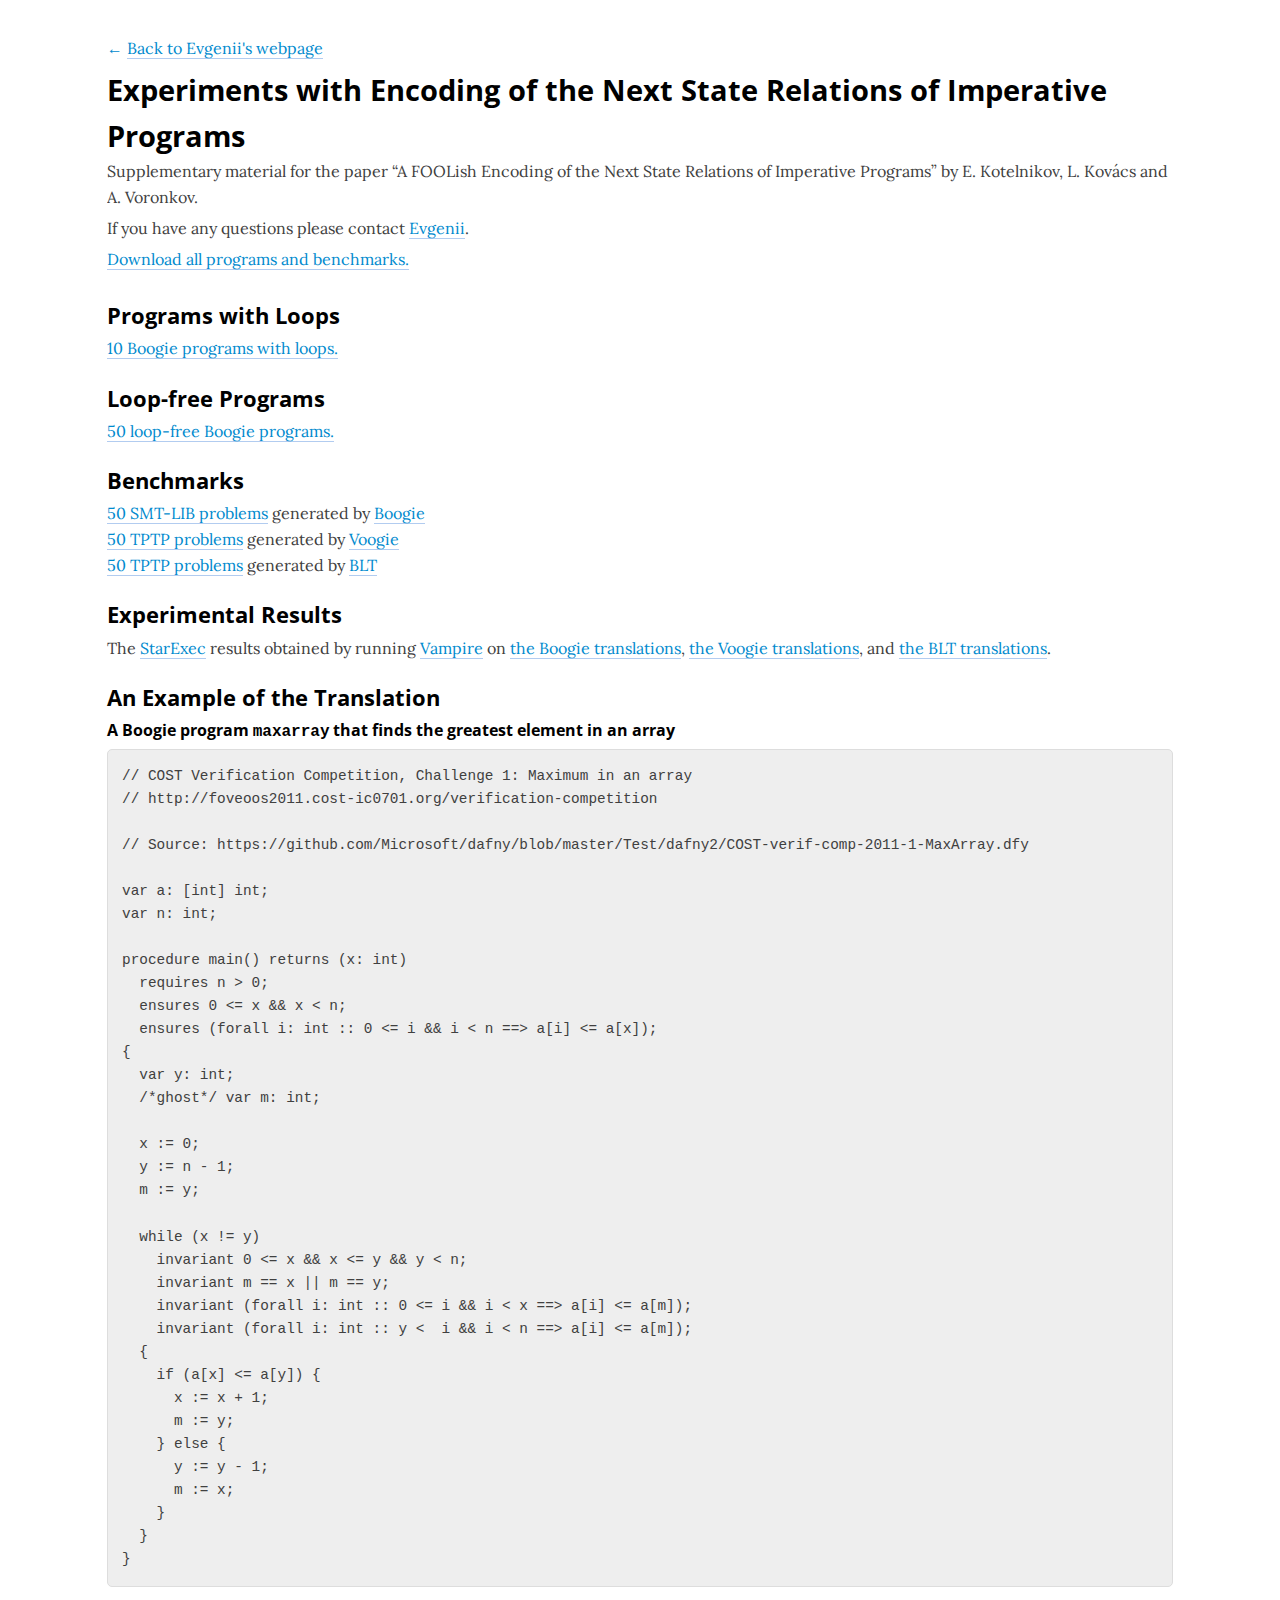
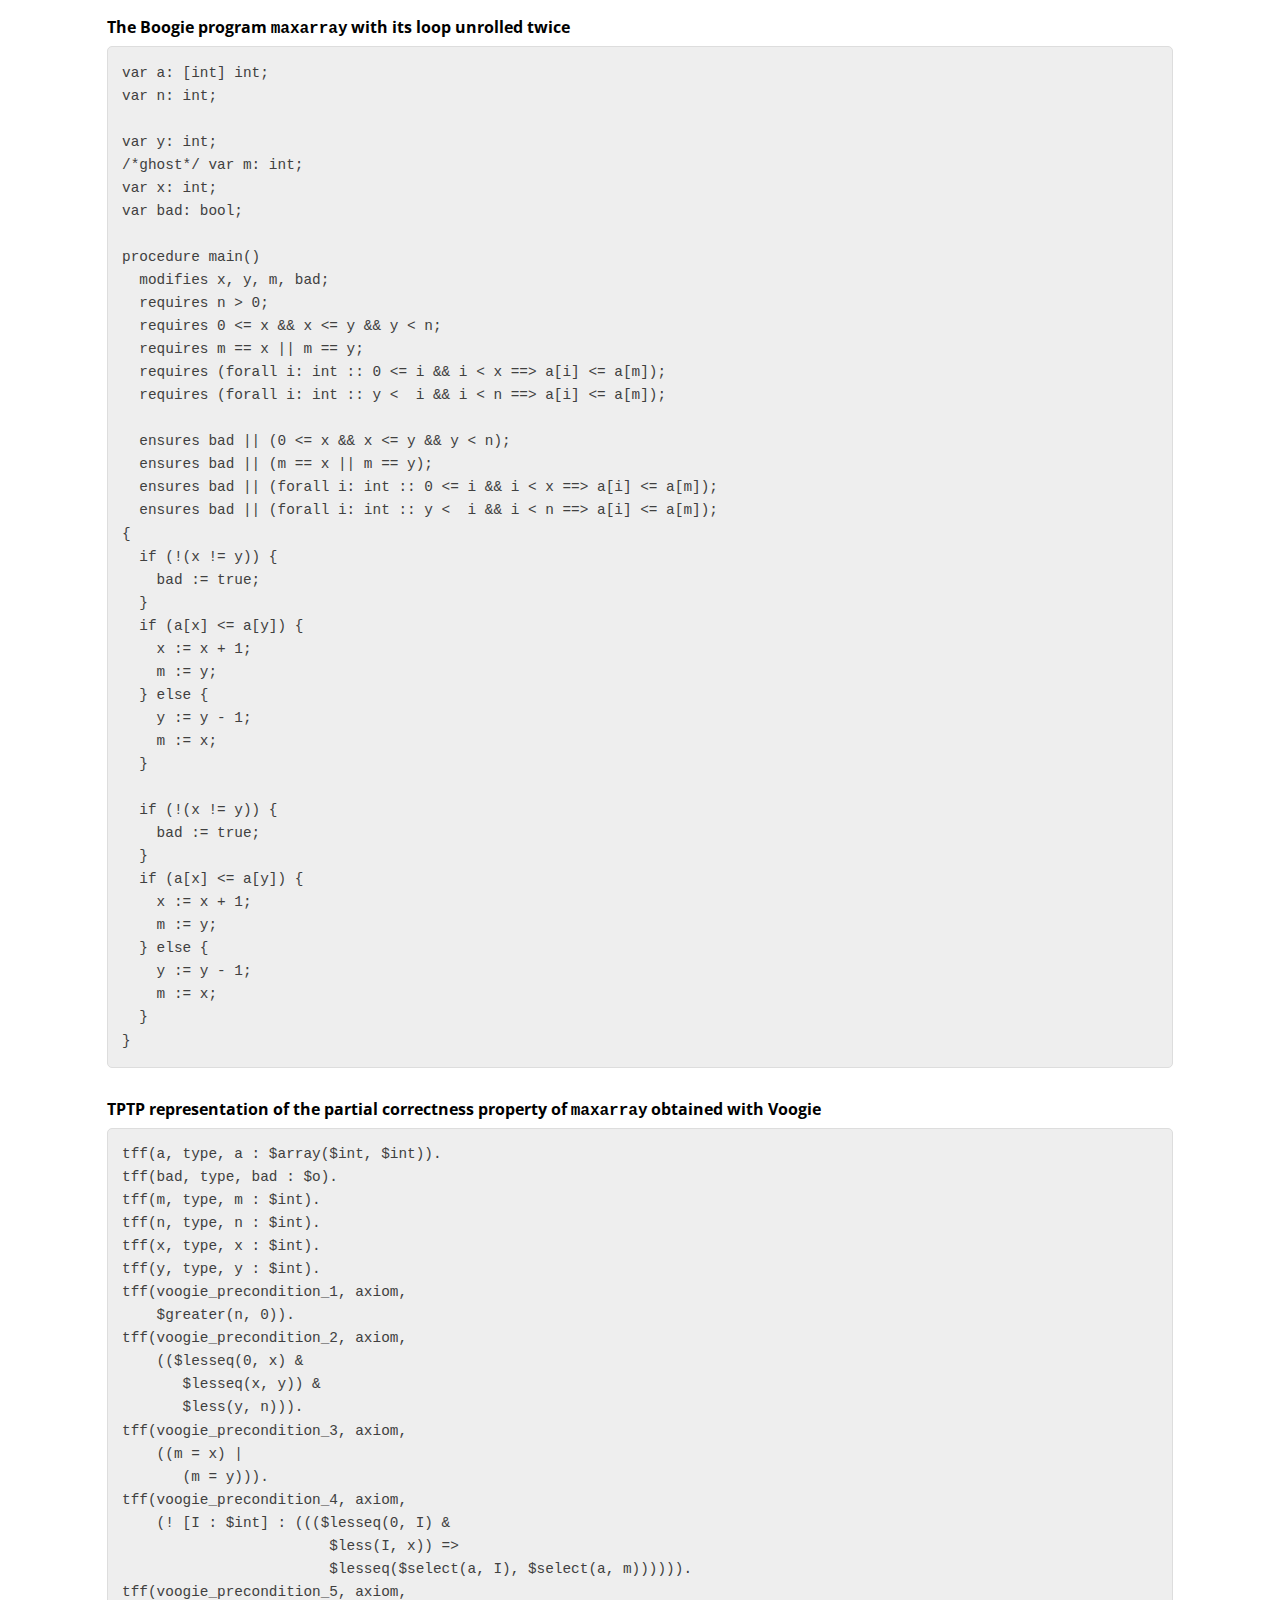
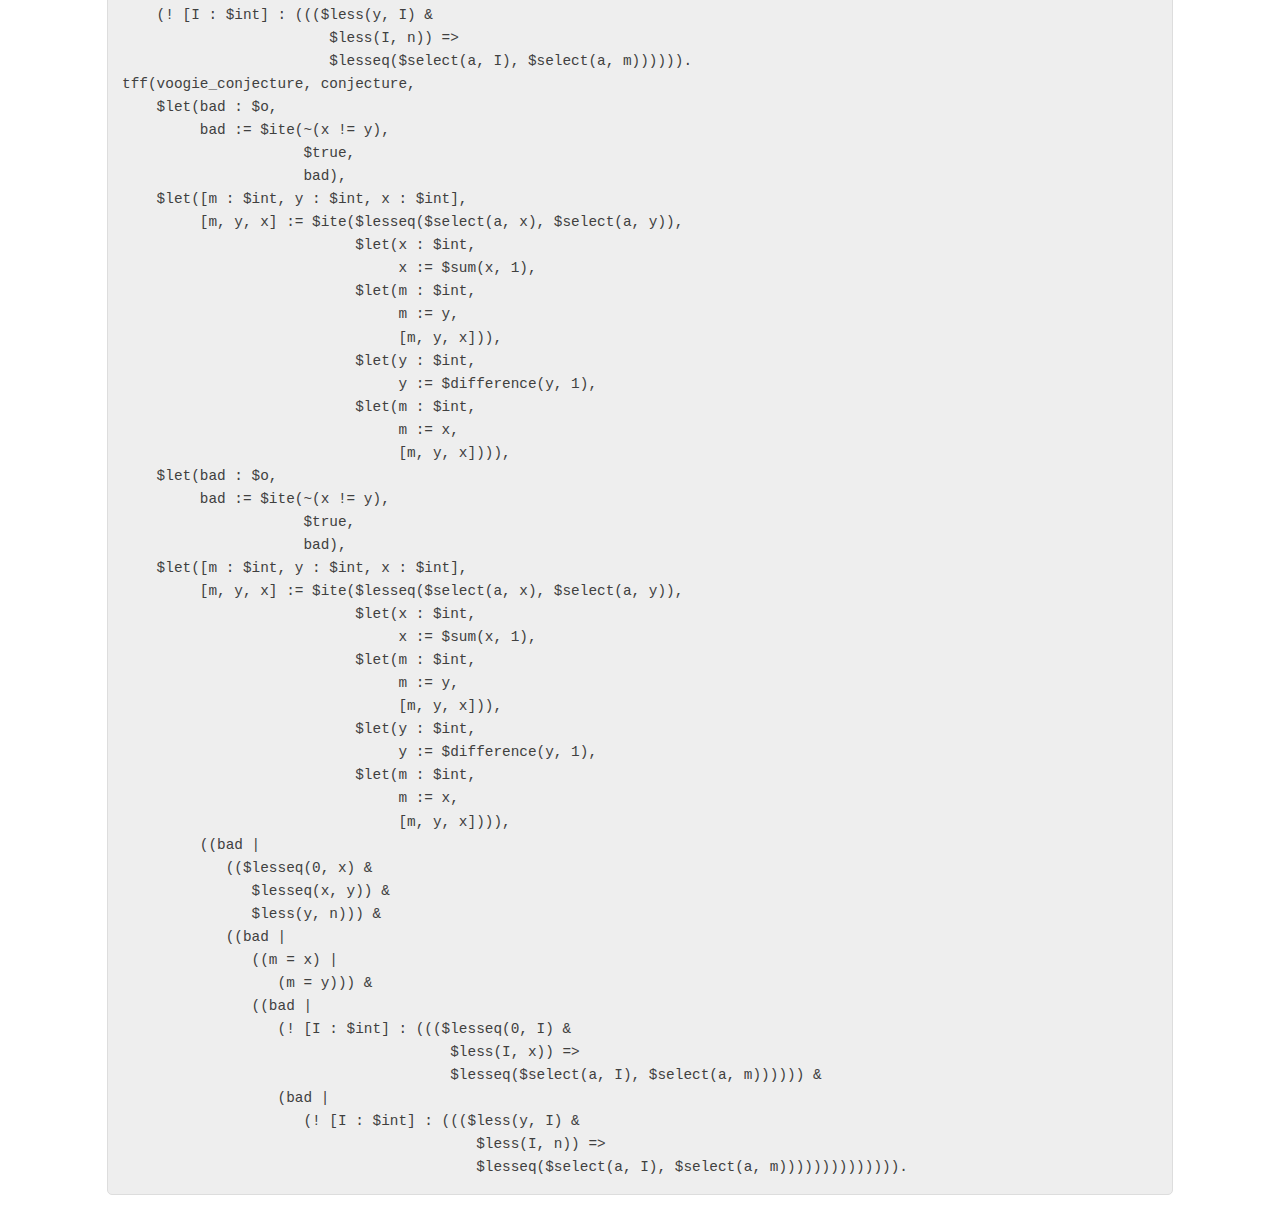
<file: ijcar18/index.html>
<!doctype html>
<html lang="en">
  <head>
    <meta charset="utf-8"/>
    <title>Experiments with Encoding of Next State Relations of Imperative Programs</title>
    <meta name="author" content="Evgenii Kotelnikov"/>
    <link rel="stylesheet" type="text/css" href="../css/style.css"/>
    <script>
     (function(i,s,o,g,r,a,m){i['GoogleAnalyticsObject']=r;i[r]=i[r]||function(){
     (i[r].q=i[r].q||[]).push(arguments)},i[r].l=1*new Date();a=s.createElement(o),
     m=s.getElementsByTagName(o)[0];a.async=1;a.src=g;m.parentNode.insertBefore(a,m)
     })(window,document,'script','//www.google-analytics.com/analytics.js','ga');
     ga('create', 'UA-52395119-1', 'auto');
     ga('send', 'pageview');
    </script>
  </head>
  <body>
    <header>
      <p><a href=".." class="back"><span>Back to Evgenii's webpage</span></a></p>
      <h1>Experiments with Encoding of the Next State Relations of Imperative Programs</h1>
      <p>Supplementary material for the paper &ldquo;A FOOLish Encoding of the Next State Relations of Imperative Programs&rdquo; by E.&nbsp;Kotelnikov, L.&nbsp;Kov&aacute;cs and A.&nbsp;Voronkov.</p>
      <p>If you have any questions please contact <a href="mailto:evgenyk@chalmers.se">Evgenii</a>.</p>
      <p><a href="./experiments.zip">Download all programs and benchmarks.</a></p>
    </header>
    <section>
      <h2>Programs with Loops</h2>
      <p><a href="./programs-with-loops.zip">10 Boogie programs with loops.</a></p>
    </section>
    <section>
      <h2>Loop-free Programs</h2>
      <p><a href="./loop-free-programs.zip">50 loop-free Boogie programs.</a></p>
    </section>
    <section>
      <h2>Benchmarks</h2>
      <ul>
        <li><a href="./boogie-benchmarks.zip">50 SMT-LIB problems</a> generated by <a href="https://www.microsoft.com/en-us/research/project/boogie-an-intermediate-verification-language/">Boogie</a></li>
        <li><a href="./voogie-benchmarks.zip">50 TPTP problems</a> generated by <a href="https://github.com/aztek/voogie">Voogie</a></li>
        <li><a href="./blt-benchmarks.zip">50 TPTP problems</a> generated by <a href="https://github.com/emptylambda/BLT">BLT</a></li>
      </ul>
    </section>
    <section>
      <h2>Experimental Results</h2>
      <p>The <a href="https://www.starexec.org/">StarExec</a> results obtained by running <a href="http://www.vprover.org/">Vampire</a> on <a href="./boogie-results.csv">the Boogie translations</a>, <a href="./voogie-results.csv">the Voogie translations</a>, and <a href="./blt-results.csv">the BLT translations</a>.</p>
    </section>
    <section>
      <h2>An Example of the Translation</h2>
      <h3>A Boogie program <code>maxarray</code> that finds the greatest element in an array</h3>
      <code><pre>// COST Verification Competition, Challenge 1: Maximum in an array
// http://foveoos2011.cost-ic0701.org/verification-competition

// Source: https://github.com/Microsoft/dafny/blob/master/Test/dafny2/COST-verif-comp-2011-1-MaxArray.dfy

var a: [int] int;
var n: int;

procedure main() returns (x: int)
  requires n > 0;
  ensures 0 <= x && x < n;
  ensures (forall i: int :: 0 <= i && i < n ==> a[i] <= a[x]);
{
  var y: int;
  /*ghost*/ var m: int;

  x := 0;
  y := n - 1;
  m := y;

  while (x != y)
    invariant 0 <= x && x <= y && y < n;
    invariant m == x || m == y;
    invariant (forall i: int :: 0 <= i && i < x ==> a[i] <= a[m]);
    invariant (forall i: int :: y <  i && i < n ==> a[i] <= a[m]);
  {
    if (a[x] <= a[y]) {
      x := x + 1;
      m := y;
    } else {
      y := y - 1;
      m := x;
    }
  }
}</pre></code>
      <h3>The Boogie program <code>maxarray</code> with its loop unrolled twice</h3>
      <code><pre>var a: [int] int;
var n: int;

var y: int;
/*ghost*/ var m: int;
var x: int;
var bad: bool;

procedure main()
  modifies x, y, m, bad;
  requires n > 0;
  requires 0 <= x && x <= y && y < n;
  requires m == x || m == y;
  requires (forall i: int :: 0 <= i && i < x ==> a[i] <= a[m]);
  requires (forall i: int :: y <  i && i < n ==> a[i] <= a[m]);

  ensures bad || (0 <= x && x <= y && y < n);
  ensures bad || (m == x || m == y);
  ensures bad || (forall i: int :: 0 <= i && i < x ==> a[i] <= a[m]);
  ensures bad || (forall i: int :: y <  i && i < n ==> a[i] <= a[m]);
{
  if (!(x != y)) {
    bad := true;
  }
  if (a[x] <= a[y]) {
    x := x + 1;
    m := y;
  } else {
    y := y - 1;
    m := x;
  }

  if (!(x != y)) {
    bad := true;
  }
  if (a[x] <= a[y]) {
    x := x + 1;
    m := y;
  } else {
    y := y - 1;
    m := x;
  }
}</pre></code>
      <h3>TPTP representation of the partial correctness property of <code>maxarray</code> obtained with Voogie</h3>
      <code><pre>tff(a, type, a : $array($int, $int)).
tff(bad, type, bad : $o).
tff(m, type, m : $int).
tff(n, type, n : $int).
tff(x, type, x : $int).
tff(y, type, y : $int).
tff(voogie_precondition_1, axiom,
    $greater(n, 0)).
tff(voogie_precondition_2, axiom,
    (($lesseq(0, x) &
       $lesseq(x, y)) &
       $less(y, n))).
tff(voogie_precondition_3, axiom,
    ((m = x) |
       (m = y))).
tff(voogie_precondition_4, axiom,
    (! [I : $int] : ((($lesseq(0, I) &
                        $less(I, x)) =>
                        $lesseq($select(a, I), $select(a, m)))))).
tff(voogie_precondition_5, axiom,
    (! [I : $int] : ((($less(y, I) &
                        $less(I, n)) =>
                        $lesseq($select(a, I), $select(a, m)))))).
tff(voogie_conjecture, conjecture,
    $let(bad : $o,
         bad := $ite(~(x != y),
                     $true,
                     bad),
    $let([m : $int, y : $int, x : $int],
         [m, y, x] := $ite($lesseq($select(a, x), $select(a, y)),
                           $let(x : $int,
                                x := $sum(x, 1),
                           $let(m : $int,
                                m := y,
                                [m, y, x])),
                           $let(y : $int,
                                y := $difference(y, 1),
                           $let(m : $int,
                                m := x,
                                [m, y, x]))),
    $let(bad : $o,
         bad := $ite(~(x != y),
                     $true,
                     bad),
    $let([m : $int, y : $int, x : $int],
         [m, y, x] := $ite($lesseq($select(a, x), $select(a, y)),
                           $let(x : $int,
                                x := $sum(x, 1),
                           $let(m : $int,
                                m := y,
                                [m, y, x])),
                           $let(y : $int,
                                y := $difference(y, 1),
                           $let(m : $int,
                                m := x,
                                [m, y, x]))),
         ((bad |
            (($lesseq(0, x) &
               $lesseq(x, y)) &
               $less(y, n))) &
            ((bad |
               ((m = x) |
                  (m = y))) &
               ((bad |
                  (! [I : $int] : ((($lesseq(0, I) &
                                      $less(I, x)) =>
                                      $lesseq($select(a, I), $select(a, m)))))) &
                  (bad |
                     (! [I : $int] : ((($less(y, I) &
                                         $less(I, n)) =>
                                         $lesseq($select(a, I), $select(a, m)))))))))))))).</pre></code>
    </section>
  </body>
</html>
</file>
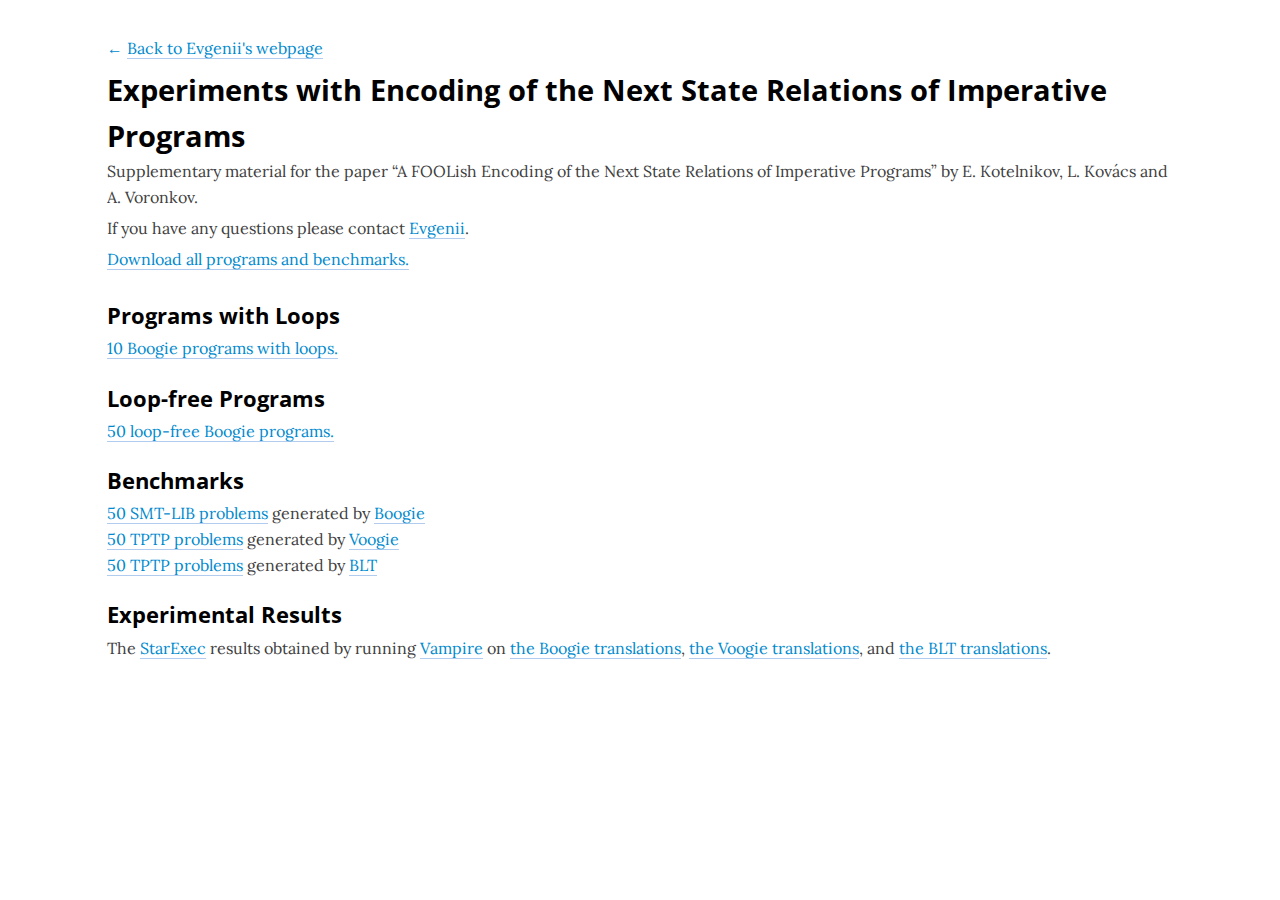
<file: nfm18/index.html>
<!doctype html>
<html lang="en">
  <head>
    <meta charset="utf-8"/>
    <title>Experiments with Encoding of Next State Relations of Imperative Programs</title>
    <meta name="author" content="Evgenii Kotelnikov"/>
    <link rel="stylesheet" type="text/css" href="../css/style.css"/>
    <script>
     (function(i,s,o,g,r,a,m){i['GoogleAnalyticsObject']=r;i[r]=i[r]||function(){
     (i[r].q=i[r].q||[]).push(arguments)},i[r].l=1*new Date();a=s.createElement(o),
     m=s.getElementsByTagName(o)[0];a.async=1;a.src=g;m.parentNode.insertBefore(a,m)
     })(window,document,'script','//www.google-analytics.com/analytics.js','ga');
     ga('create', 'UA-52395119-1', 'auto');
     ga('send', 'pageview');
    </script>
  </head>
  <body>
    <header>
      <p><a href=".." class="back"><span>Back to Evgenii's webpage</span></a></p>
      <h1>Experiments with Encoding of the Next State Relations of Imperative Programs</h1>
      <p>Supplementary material for the paper &ldquo;A FOOLish Encoding of the Next State Relations of Imperative Programs&rdquo; by E.&nbsp;Kotelnikov, L.&nbsp;Kov&aacute;cs and A.&nbsp;Voronkov.</p>
      <p>If you have any questions please contact <a href="mailto:evgenyk@chalmers.se">Evgenii</a>.</p>
      <p><a href="./experiments.zip">Download all programs and benchmarks.</a></p>
    </header>
    <section>
      <h2>Programs with Loops</h2>
      <p><a href="./programs-with-loops.zip">10 Boogie programs with loops.</a></p>
    </section>
    <section>
      <h2>Loop-free Programs</h2>
      <p><a href="./loop-free-programs.zip">50 loop-free Boogie programs.</a></p>
    </section>
    <section>
      <h2>Benchmarks</h2>
      <ul>
        <li><a href="./boogie-benchmarks.zip">50 SMT-LIB problems</a> generated by <a href="https://www.microsoft.com/en-us/research/project/boogie-an-intermediate-verification-language/">Boogie</a></li>
        <li><a href="./voogie-benchmarks.zip">50 TPTP problems</a> generated by <a href="https://github.com/aztek/voogie">Voogie</a></li>
        <li><a href="./blt-benchmarks.zip">50 TPTP problems</a> generated by <a href="https://github.com/emptylambda/BLT">BLT</a></li>
      </ul>
    </section>
    <section>
      <h2>Experimental Results</h2>
      <p>The <a href="https://www.starexec.org/">StarExec</a> results obtained by running <a href="http://www.vprover.org/">Vampire</a> on <a href="./boogie-results.csv">the Boogie translations</a>, <a href="./voogie-results.csv">the Voogie translations</a>, and <a href="./blt-results.csv">the BLT translations</a>.</p>
    </section>
  </body>
</html>
</file>
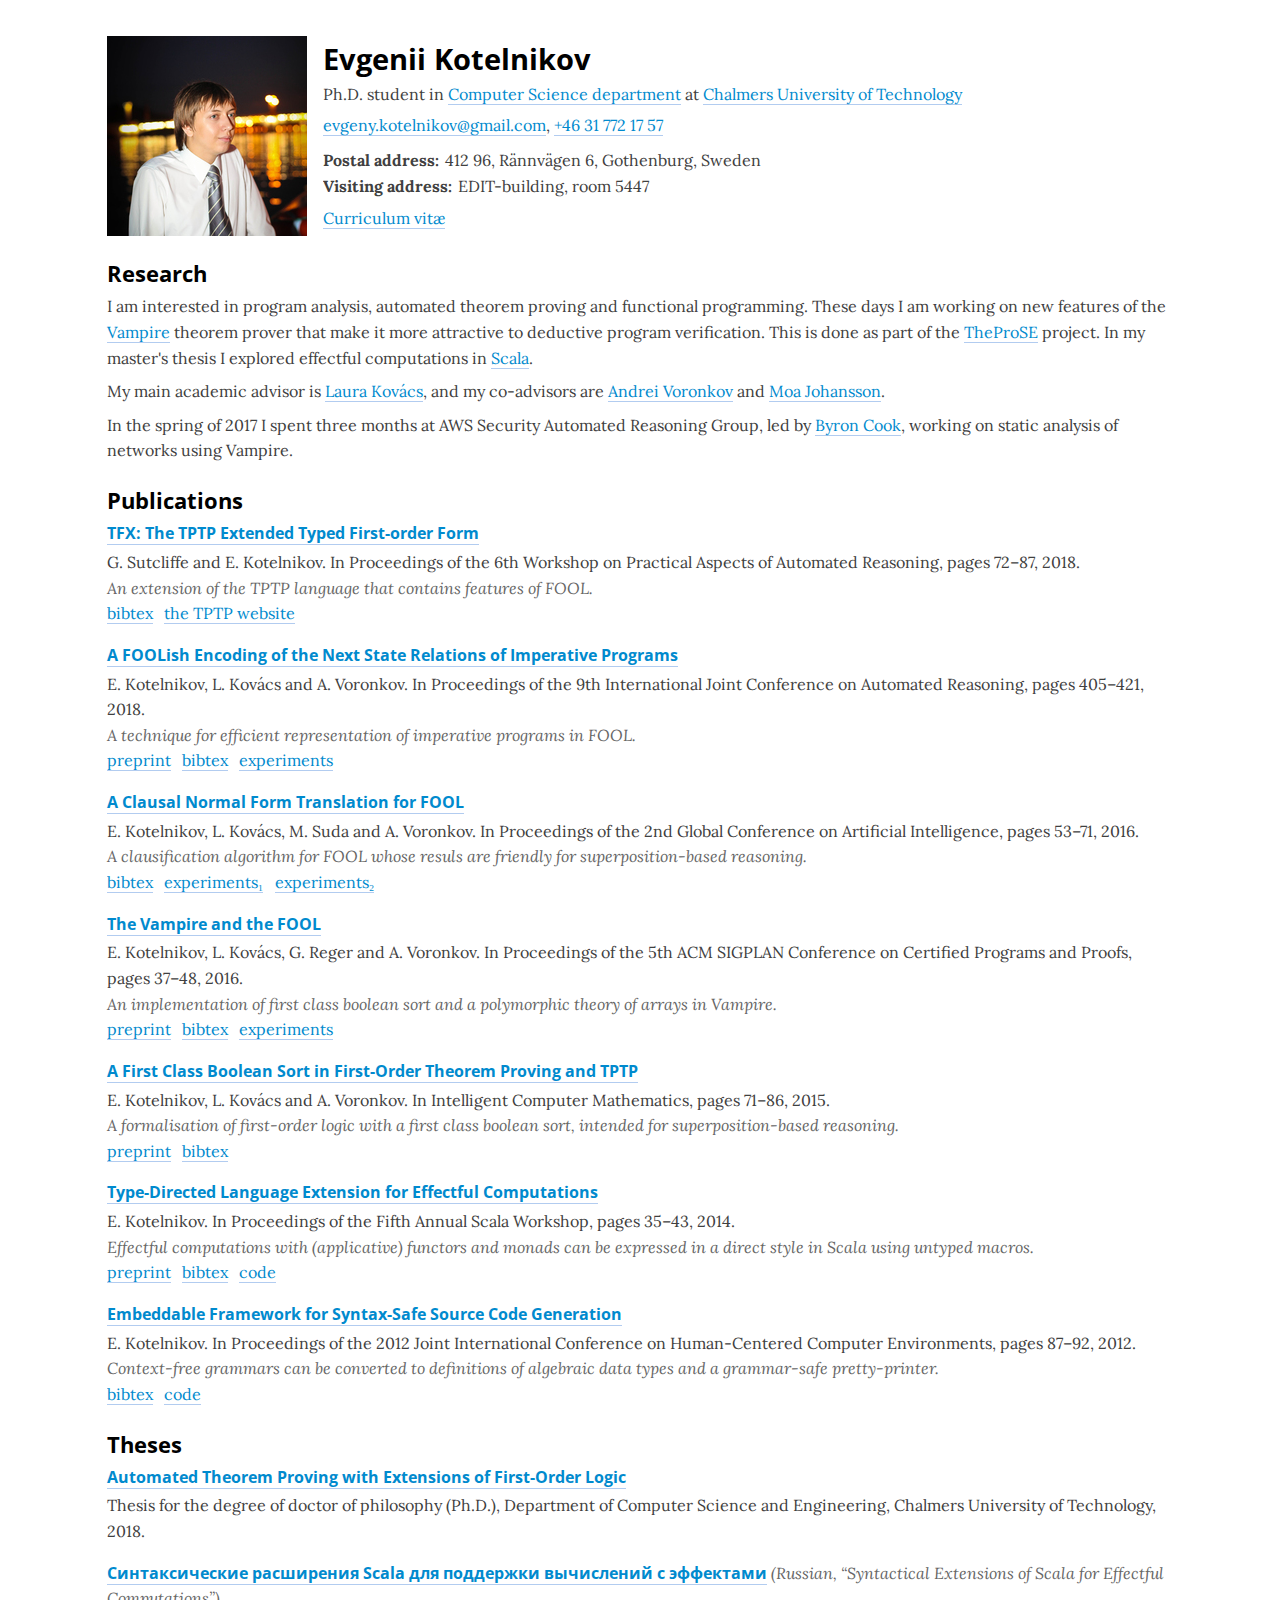
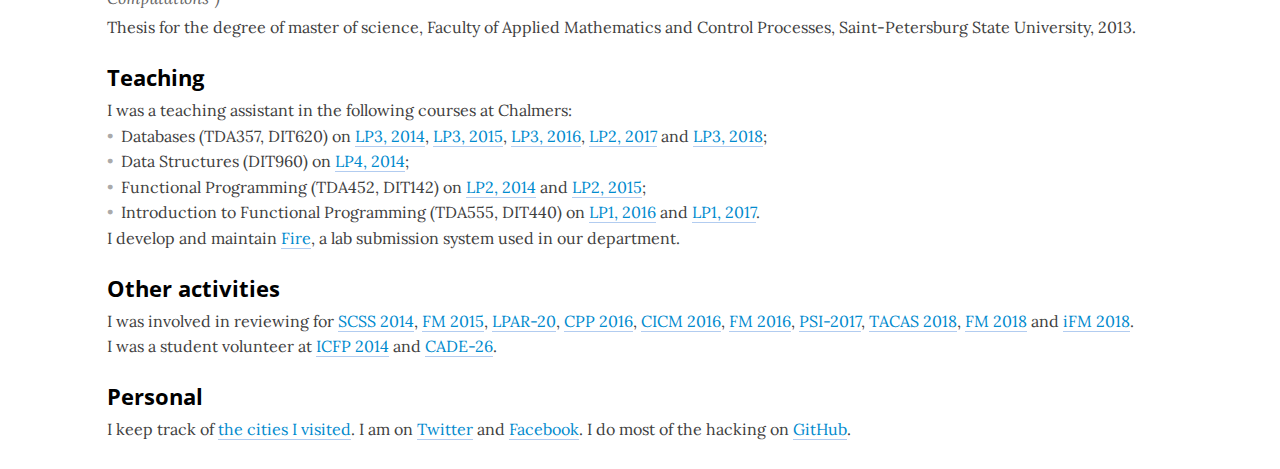
<file: chalmers.html>
<!doctype html>
<html lang="en">
  <head>
    <meta charset="utf-8"/>
    <title>Evgenii Kotelnikov's home page</title>
    <meta name="author" content="Evgenii Kotelnikov"/>
    <meta name="keywords" content="Evgenii Kotelnikov, Evgeny Kotelnikov, program analysis, automated theorem proving, functional programming"/>
    <link rel="stylesheet" type="text/css" href="css/style.css"/>
    <script>
     (function(i,s,o,g,r,a,m){i['GoogleAnalyticsObject']=r;i[r]=i[r]||function(){
     (i[r].q=i[r].q||[]).push(arguments)},i[r].l=1*new Date();a=s.createElement(o),
     m=s.getElementsByTagName(o)[0];a.async=1;a.src=g;m.parentNode.insertBefore(a,m)
     })(window,document,'script','//www.google-analytics.com/analytics.js','ga');
     ga('create', 'UA-52395119-1', 'auto');
     ga('send', 'pageview');
    </script>
  </head>
  <body>
    <header class="vcard">
      <a href="img/kotelnikov-full.jpg"><img src="img/kotelnikov-thumbnail.jpg" class="photo" id="photo" alt="Evgenii Kotelnikov" /></a>
      <h1 class="fn">Evgenii&nbsp;Kotelnikov</h1>
      <p><span class="p-job-title">Ph.D. student</span> in <a href="http://www.chalmers.se/cse">Computer Science department</a> at <a href="http://www.chalmers.se">Chalmers University of Technology</a></p>
      <p><a href="mailto:evgeny.kotelnikov@gmail.com" class="u-email">evgeny.kotelnikov@gmail.com</a>, <a href="tel:+46 317721757">+46 31 772 17 57</a></p>
      <dl>
        <dt>Postal address</dt>
        <dd><span class="p-postal-code">412 96</span>, <span class="p-street-address">Rännvägen 6</span>, <span class="p-locality">Gothenburg</span>, <span class="p-country-name">Sweden</span></dd>
        <dt>Visiting address</dt>
        <dd>EDIT-building, room 5447</dd>
      </dl>
      <!-- <p>&nbsp;</p> -->
      <p><a href="cv/">Curriculum vit&aelig;</a></p>
    </header>
    <section id="research">
      <h2>Research</h2>
      <p>I am interested in program analysis, automated theorem proving and functional programming. These days I am working on new features of the <a href="http://vprover.org">Vampire</a> theorem prover that make it more attractive to deductive program verification. This is done as part of the <a href="http://www.cse.chalmers.se/~laurako/grants/wallenberg.html">TheProSE</a> project. In my master's thesis I explored effectful computations in <a href="http://scala-lang.org/">Scala</a>.</p>
      <p>My main academic advisor is <a href="http://www.cse.chalmers.se/~laurako/">Laura Kov&aacute;cs</a>, and my co-advisors are <a href="http://voronkov.com/">Andrei Voronkov</a> and <a href="http://www.cse.chalmers.se/~jomoa/">Moa Johansson</a>.</p>
      <p>In the spring of 2017 I spent three months at AWS Security Automated Reasoning Group, led by <a href="http://www0.cs.ucl.ac.uk/staff/b.cook/">Byron Cook</a>, working on static analysis of networks using Vampire.</p>
    </section>
    <!--section id="education">
      <h2>Education</h2>
      <p>I got my bachelor (2011) and master (2013) degree in Department of Applied Mathematics and Control Processes at Saint-Petersburg State University, Russia.</p>
    </section-->
    <section id="publications" class="publications">
      <h2>Publications</h2>
      <ul>
        <li>
          <h3><a href="http://ceur-ws.org/Vol-2162/paper-07.pdf">TFX: The TPTP Extended Typed First-order Form</a></h3>
          <p class="venue">G.&nbsp;Sutcliffe and E.&nbsp;Kotelnikov. In Proceedings of the 6th Workshop on Practical Aspects of Automated Reasoning, pages 72&ndash;87, 2018.</p>
          <p class="summary">An extension of the TPTP language that contains features of FOOL.</p>
          <ul>
            <li><a href="./bib/SutcliffeK18.bib">bibtex</a></li>
            <li><a href="http://www.cs.miami.edu/~tptp/">the TPTP website</a></li>
          </ul>
        </li>
        <li>
          <h3><a href="https://link.springer.com/chapter/10.1007/978-3-319-94205-6_27">A FOOLish Encoding of the Next State Relations of Imperative Programs</a></h3>
          <p class="venue">E.&nbsp;Kotelnikov, L.&nbsp;Kov&aacute;cs and A.&nbsp;Voronkov. In Proceedings of the 9th International Joint Conference on Automated Reasoning, pages 405&ndash;421, 2018.</p>
          <p class="summary">A technique for efficient representation of imperative programs in FOOL.</p>
          <ul>
            <li><a href="https://easychair.org/publications/preprint/rpvg">preprint</a></li>
            <li><a href="./bib/KotelnikovKV18.bib">bibtex</a></li>
            <li><a href="./ijcar18/">experiments</a></li>
          </ul>
        </li>
        <li>
          <h3><a href="https://easychair.org/publications/paper/1PB2">A Clausal Normal Form Translation for FOOL</a></h3>
          <p class="venue">E.&nbsp;Kotelnikov, L.&nbsp;Kov&aacute;cs, M.&nbsp;Suda and A.&nbsp;Voronkov. In Proceedings of the 2nd Global Conference on Artificial Intelligence, pages 53&ndash;71, 2016.</p>
          <p class="summary">A clausification algorithm for FOOL whose resuls are friendly for superposition-based reasoning.</p>
          <ul>
            <li><a href="./bib/KotelnikovKSV16.bib">bibtex</a></li>
            <li><a href="./fool-cnf-experiments/">experiments&#8321;</a></li>
            <li><a href="./fool-tuple-experiments/">experiments&#8322;</a></li>
          </ul>
        </li>
        <li>
          <h3><a href="http://dx.doi.org/10.1145/2854065.2854071">The Vampire and the FOOL</a></h3>
          <p class="venue">E.&nbsp;Kotelnikov, L.&nbsp;Kov&aacute;cs, G.&nbsp;Reger and A.&nbsp;Voronkov. In Proceedings of the 5th ACM SIGPLAN Conference on Certified Programs and Proofs, pages 37&ndash;48, 2016.</p>
          <p class="summary">An implementation of first class boolean sort and a polymorphic theory of arrays in Vampire.</p>
          <ul>
            <li><a href="http://arxiv.org/abs/1510.04821">preprint</a></li>
            <li><a href="./bib/KotelnikovKRV16.bib">bibtex</a></li>
            <li><a href="./fool-experiments/">experiments</a></li>
          </ul>
        </li>
        <li>
          <h3><a href="http://link.springer.com/chapter/10.1007/978-3-319-20615-8_5">A First Class Boolean Sort in First-Order Theorem Proving and TPTP</a></h3>
          <p class="venue">E.&nbsp;Kotelnikov, L.&nbsp;Kov&aacute;cs and A.&nbsp;Voronkov. In Intelligent Computer Mathematics, pages 71&ndash;86, 2015.</p>
          <p class="summary">A formalisation of first-order logic with a first class boolean sort, intended for superposition-based reasoning.</p>
          <ul>
            <li><a href="http://arxiv.org/abs/1505.01682">preprint</a></li>
            <li><a href="./bib/KotelnikovKV15.bib">bibtex</a></li>
          </ul>
        </li>
        <li>
          <h3><a href="http://dx.doi.org/10.1145/2637647.2637648">Type-Directed Language Extension for Effectful Computations</a></h3>
          <p class="venue">E.&nbsp;Kotelnikov. In Proceedings of the Fifth Annual Scala Workshop, pages 35&ndash;43, 2014.</p>
          <p class="summary">Effectful computations with (applicative) functors and monads can be expressed in a direct style in Scala using untyped macros.</p>
          <ul>
            <li><a href="./papers/scala-workflow.pdf">preprint</a></li>
            <li><a href="./bib/Kotelnikov14.bib">bibtex</a></li>
            <li><a href="https://github.com/aztek/scala-workflow">code</a></li>
          </ul>
        </li>
        <li>
          <h3><a href="http://dx.doi.org/10.1145/2160749.2160769">Embeddable Framework for Syntax-Safe Source Code Generation</a></h3>
          <p class="venue">E.&nbsp;Kotelnikov. In Proceedings of the 2012 Joint International Conference on Human-Centered Computer Environments, pages 87&ndash;92, 2012.</p>
          <p class="summary">Context-free grammars can be converted to definitions of algebraic data types and a grammar-safe pretty-printer.</p>
          <ul>
            <li><a href="./bib/Kotelnikov12.bib">bibtex</a></li>
            <li><a href="https://github.com/aztek/syngen">code</a>
          </ul>
        </li>
      </ul>
    </section>
    <!--section id="talks">
      <h2>Some talks</h2>
      <ul>
        <li>
          <h3><a href="#">Automated First-Order Reasoning for Program Analysis</a></h3>
          <p>October, 2014. A student presentation at the <a href="http://resources.mpi-inf.mpg.de/departments/rg1/conferences/vtsa14/">VTSA 2014</a> Summer School.</p>
        </li>
        <li>
          <h3><a href="#">Inductive Reasoning in First-Order Theories</a></h3>
          <p>January, 2014. A lightning talk.</p>
        </li>
        <li>
          <h3><a href="#">Comonads in Haskell and Category Theory</a></h3>
          <p>December, 2013. Presentation for a seminar on category theory.</p>
        </li>
      </ul>
    </section-->
    <section id="thesises" class="publications">
      <h2>Theses</h2>
      <ul>
        <li>
          <h3><a href="./phd-thesis.pdf">Automated Theorem Proving with Extensions of First-Order Logic</a></h3>
          <p>Thesis for the degree of doctor of philosophy (Ph.D.), Department of Computer Science and Engineering, Chalmers University of Technology, 2018.</p>
        </li>
        <!--li>
          <h3><a href="./papers/licentiate.pdf">Automated Theorem Proving in a First-Order Logic with First Class Boolean Sort</a></h3>
          <p class="venue">Thesis for the degree of licentiate of engineering, Department of Computer Science and Engineering, Chalmers University of Technology, 2016.</p>
        </li--!>
        <li>
          <h3><a href="./papers/msc.pdf">Синтаксические расширения Scala для поддержки вычислений с эффектами</a> <span class="remark">(Russian, &ldquo;Syntactical Extensions of Scala for Effectful Computations&rdquo;)</a></h3>
          <p class="venue">Thesis for the degree of master of science, Faculty of Applied Mathematics and Control Processes, Saint-Petersburg State University, 2013.</p>
        </li>
      </ul>
    </section>
    <section id="teaching">
      <h2>Teaching</h2>
      <p>I was a teaching assistant in the following courses at Chalmers:</p>
      <ul class="bullets">
        <li>Databases (TDA357, DIT620) on <a href="http://www.cse.chalmers.se/edu/course/TDA357/VT2014/">LP3, 2014</a>, <a href="http://www.cse.chalmers.se/edu/course/TDA357/VT2015/">LP3, 2015</a>, <a href="www.cse.chalmers.se/edu/course/TDA357/VT2016/">LP3, 2016</a>, <a href="http://www.cse.chalmers.se/edu/year/2017/course/TDA357/HT2017/index.html">LP2, 2017</a> and <a href="http://www.cse.chalmers.se/edu/course/TDA357/VT2018/">LP3, 2018</a>;</li>
        <li>Data Structures (DIT960) on <a href="http://www.cse.chalmers.se/edu/course/DIT960/">LP4, 2014</a>;</li>
        <li>Functional Programming (TDA452, DIT142) on <a href="http://www.cse.chalmers.se/edu/year/2014/course/TDA452/">LP2, 2014</a> and <a href="http://www.cse.chalmers.se/edu/year/2015/course/TDA452_Functional_Programming/">LP2, 2015</a>;</li>
        <li>Introduction to Functional Programming (TDA555, DIT440) on <a href="http://www.cse.chalmers.se/edu/year/2016/course/TDA555/index.html">LP1, 2016</a> and <a href="http://www.cse.chalmers.se/edu/year/2017/course/TDA555/index.html">LP1, 2017</a>.</li>
      </ul>
      <p>I develop and maintain <a href="https://bitbucket.org/cse-fire/fire">Fire</a>, a lab submission system used in our department.</p>
    </section>
    <section id="miscellany">
      <h2>Other activities</h2>
      <p>I was involved in reviewing for <a href="http://www.easychair.org/smart-program/SCSS2014/">SCSS&nbsp;2014</a>, <a href="http://fm2015.ifi.uio.no/">FM&nbsp;2015</a>, <a href="http://www.easychair.org/publications/volume/LPAR-20">LPAR-20</a>, <a href="https://people.csail.mit.edu/adamc/cpp16/">CPP&nbsp;2016</a>, <a href="http://www.cicm-conference.org/2016/cicm.php">CICM&nbsp;2016</a>, <a href="http://fm2016.cs.ucy.ac.cy/">FM&nbsp;2016</a>, <a href="http://psi.ispras.ru/en/">PSI-2017</a>, <a href="https://www.etaps.org/index.php/2018/tacas">TACAS&nbsp;2018</a>, <a href="http://www.fm2018.org">FM 2018</a> and <a href="https://ifm2018.cs.nuim.ie/">iFM 2018</a>.</p>
      <p>I was a student volunteer at <a href="http://icfpconference.org/icfp2014/">ICFP 2014</a> and <a href="http://www.cade-26.info/">CADE-26</a>.</p>
    </section>
    <!--section id="preferences">
      <h2>Things I use</h2>
      <ul>
        <li><a href="">Agda</a></li>
        <li><a href="">Haskell</a></li>
        <li><a href="">Scala</a></li>
        <li><a href="">Vampire</a></li>
      </ul>
    </section-->
    <section id="personal">
      <h2>Personal</h2>
      <p>I keep track of <a href="habitat.html">the cities I visited</a>. I am on <a href="https://twitter.com/aztek">Twitter</a> and <a href="http://facebook.com/e.kotelnikov">Facebook</a>. I do most of the hacking on <a href="https://github.com/aztek">GitHub</a>.</p>
    </section>
  </body>
</html>
</file>
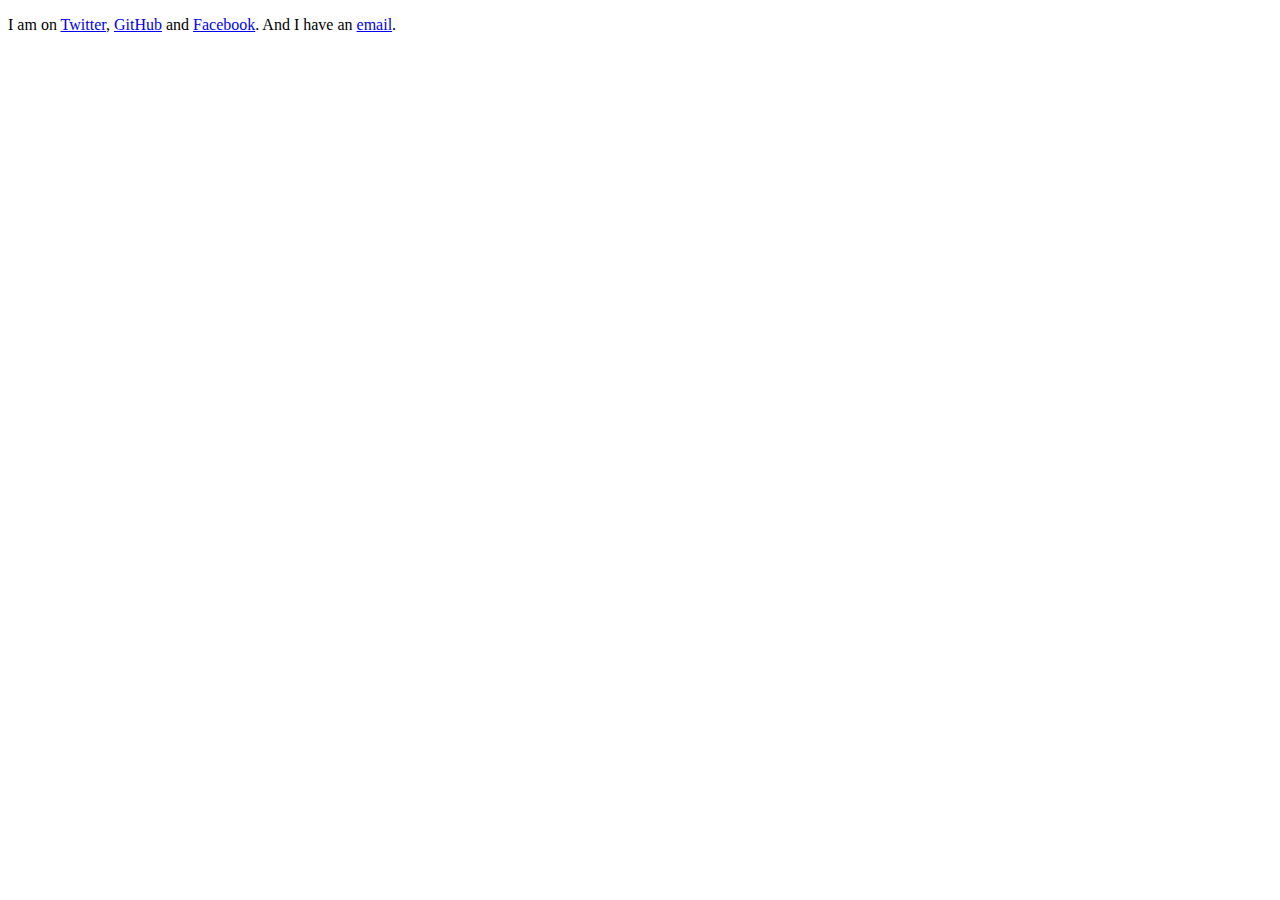
<file: index.old.html>
<!DOCTYPE html>
<html>
  <head>
    <meta charset="UTF-8">
    <title></title>
    <script>
     (function(i,s,o,g,r,a,m){i['GoogleAnalyticsObject']=r;i[r]=i[r]||function(){
     (i[r].q=i[r].q||[]).push(arguments)},i[r].l=1*new Date();a=s.createElement(o),
     m=s.getElementsByTagName(o)[0];a.async=1;a.src=g;m.parentNode.insertBefore(a,m)
     })(window,document,'script','//www.google-analytics.com/analytics.js','ga');
     ga('create', 'UA-52395119-1', 'auto');
     ga('send', 'pageview');
    </script>
  </head>
  <body>
    <p>
      I am on <a href="http://twitter.com/aztek">Twitter</a>, <a href="http://github.com/aztek">GitHub</a> and <a href="http://facebook.com/e.kotelnikov">Facebook</a>. And I have an <a href="mailto:evgenyk@chalmers.se">email</a>.
    </p>
  </body>
</html>
</file>
<file: css/landing.css>
* {
  padding: 0;
  margin: 0;
  font-family: Arial, Helvetica, sans-serif;
  font-size: 20px;
}

header {
  width: 570px;
  height: 200px;
  position: absolute;
  top: 50%;
  left: 50%;
  margin-left: -275px;
  margin-top: -100px;
}

ul {
  list-style: none;
  display: block;
  overflow: auto;
  width: 570px;
}

ul li {
  float: left;
  margin-left: 10px;
  margin-right: 10px;
  overflow: visible;
}

ul li a {
  display: block;
  width: 120px;
  height: 120px;
  padding: 20px;
  overflow: visible;
  border: 5px transparent solid;
  border-radius: 120px;
}

ul li a:hover {
  background-color: #f5f5f5;
}

ul li a:active {
  background-color: #e5e5e5;
}

ul li a img {
  width: 120px;
  height: 120px;
}

ul li.twitter a img {
  width: 110px;
  height: 110px;
  padding: 5px;
}

p {
  text-align: center;
  margin-top: 15px;
}

p a {
  color: #bbb;
  text-decoration: underline;
}

p a:hover {
  color: #C00;
}
</file>
<file: css/style.css>
@import url(//fonts.googleapis.com/css?family=Open+Sans:700);
@import url(//fonts.googleapis.com/css?family=Lora:400,700,400italic);

/* Futura + Garamond? */

* {
  margin: 0;
  padding: 0;
  line-height: 1.6em;
  font-family: 'Lora', serif;
  font-size: 16px;
  color: #404040;
}

h1, h1 *, h2, h2 *, h3, h3 * {
  color: #000;
  font-family: 'Open Sans', sans-serif;
}

h1 {
  font-size: 1.8em;
}

h2 {
  font-size: 1.4em;
}

h3 {
  font-size: 1em;
}

h1 *, h2 *, h3 * {
  font-size: 1em;
}

abbr {
  border-bottom: 1px inherit dashed;
}

ul {
  list-style: none;
}

ul.bullets li:before {
  content: "•";
  color: #AAA;
  padding-right: 0.5em;
}

html {
  padding-top: 2em;
  padding-bottom: 0.4em;
  padding-left: 2em;
  padding-right: 2em;
  font-size: 18px;
}

body {
  margin: auto;
  max-width: 800pt;
}

a, a span {
  text-decoration: none;
  border-bottom: 1px solid;
}

a:link, a:link span {
  color: #008ACE;
  border-color: #B2CCF0; /*#008ACE;*/
}

a:hover, a:hover span {
  color: #C00;
  border-color: #f0b2b2;
}

a:visited, a:visited span {
  color: #B40EB4;
  border-color: #e0b2e0;
}

a.back:before {
  content: '← ';
}

a.back {
  border-bottom: none;
}

abbr {
  cursor: help;
}

#photo {
  float: left;
  width: 200px;
  height: 200px;
  margin-right: 1em;
  background-color: #DDD;
  text-align: center;
  vertical-align: middle;
}

header, section {
  margin-bottom: 1.2em;
}

header {
  overflow: hidden;
}

header p {
  margin-bottom: 0.35em;
}

header dl {
  display: block;
  overflow: hidden;
  margin-bottom: 0.4em;
  margin-top: 0.6em;
}

header dt {
  font-weight: bold;
  float: left;
  margin-right: 0.4em;
}

header dt:after {
  content: ':';
}

section h2 {
  margin-bottom: 0.1em;
}

section h3 {
  margin-bottom: 0.2em;
}

#research p {
  margin-bottom: 0.5em;
}

.publications ul ul {
  overflow: hidden;
}

.publications ul li {
  margin-bottom: 1em;
}

.publications ul li .summary {
  font-style: italic;
  color: #666;
}

.publications ul ul li {
  float: left;
  margin-bottom: 0;
  margin-right: 0.7em;
}

.publications h3 .remark {
  font-style: italic;
  font-weight: normal;
  font-family: 'Lora', serif;
  color: #666;
}

#talks ul li {
  margin-bottom: 1em;
}

#preferences ul {
  overflow: hidden;
  padding-bottom: 1.5em;
}

#preferences ul li:first-child {
  margin-left: -0.75em;
}

#preferences ul li {
  float: left;
  padding-right: 0.5em;
}

#preferences ul li:before {
  content: "•";
  color: #AAA;
  padding-right: 0.5em;
}

code, code pre {
  font-family: "Lucida Console", Monaco, monospace;
}

pre {
  border: 1px #DDD solid;
  border-radius: 5px;
  background-color: #EEE;
  padding: 1em;
}

code pre {
  font-size: 0.9em;
  margin-bottom: 2em;
  overflow: scroll;
}
</file>
<file: cv/css/cv.css>
/* @import url(//fonts.googleapis.com/css?family=Open+Sans:700); */
/* @import url(//fonts.googleapis.com/css?family=Lora:400,700,400italic); */

/* Futura + Garamond? */

@page {
  size: A4;
  margin: 0;
}

@media print {
  html, body {
    width: 210mm;
    height: 297mm;
  }
}

html {
  width: 210mm;
  height: 297mm;
}

body {
  width: 200mm;
  height: 253mm;
  padding-top: 13mm;
  padding-bottom: 13mm;
  padding-left: 5mm;
  padding-right: 5mm;
}

html, body {
  margin: auto;
}

* {
  margin: 0;
  padding: 0;
  line-height: 7mm;
  /* font-family: 'Lora', serif; */
  font-family: 'Open Sans', sans-serif;
  font-size: 3.8mm;
  /* font-weight: 500;
  -webkit-font-smoothing: subpixel-antialiased; */
  color: #404040;
}

em {
  font-weight: bold;
  color: #555;
}

q {
  word-wrap: none;
  font-weight: bold;
}

h1, h2, h3, h4 {
  font-weight: bold;
}

h1 {
  font-size: 9mm;
  float: left;
  margin-bottom: 5mm;
  margin-top: 1.5mm;
}

#personal-info {
  float: left;
  margin-bottom: 3mm;
}

h2 {
  font-size: 6.5mm;
  margin-bottom: 3mm;
  margin-top: 1.5mm;
}

h3 {
  margin-bottom: 1mm;
}

h3, h3 * {
  font-size: 5mm;
}

h4 {
  font-size: 4.3mm;
}

.degree p {
  margin-bottom: 1mm;
}

.degree .location, .jobs .location {
  float: right;
  margin-top: -0.5mm;
}

.summer-schools li {
  margin-top: 1mm;
}

.summer-schools .location {
  display: none;
}

.date-range {
  float: right;
}

.jobs .items .date-range {
  float: none;
  margin-right: 0.5mm;
}

.jobs > li > .date-range, .degree > .date-range, .projects > li > .date-range, .publications > li > .date-range {
  margin-top: -8.5mm;
}

.projects {
  overflow: hidden;
  margin-bottom: -4mm;
}

.projects .date-range {
  display: none;
}

.projects > li {
  width: 50%;
  float: left;
  margin-top: 2mm;
  margin-bottom: 4mm;
}

.projects > li:nth-child(odd) .date-range {
  margin-right: 5mm;
}

.section-profile {
  float: right;
  margin-top: -11mm;
}

section > ul > li {
  margin-top: 6mm;
}

.jobs .position {
  font-style: italic;
  font-weight: bold;
  color: #555;
}

ul {
  list-style: none;
}

ul.bullets {
  list-style: disc !important;
  margin-left: 5mm;
}

a, a span {
  text-decoration: none;
  border-bottom: 0.65mm solid;
}

a:link, a:link span, a:visited, a:visited span {
  color: #008ACE;
  border-color: #B2CCF0;
}

a:hover, a:hover span {
  color: #C00;
  border-color: #f0b2b2;
}

#photo {
  float: left;
  width: 40mm;
  margin-right: 7mm;
  background-color: #DDD;
  text-align: center;
  vertical-align: baseline;
}

#contact-info {
  float: left;
  overflow: hidden;
  padding-left: 0.6mm;
}

#contact-info dt {
  display: none;
}

#contact-info dd {
  float: left;
  padding-right: 4mm;
}

#cv-pdf {
  float: right;
}

@media print {
  #cv-pdf {
    display: none;
  }
}

#cv-pdf a {
  border: 1px #008ACE solid;
  border-radius: 2mm;
  padding: 1mm 2.5mm;
  display: block;
}

#cv-pdf a:hover {
  border-color: #C00;
}

#photo {
  height: 40mm;
}

#personal-info {
  width: 150mm;
}

header {
  margin-bottom: 7mm;
}

header {
  overflow: hidden;
}

header p {
  margin-bottom: 1.1mm;
}

header dl {
  display: block;
  overflow: hidden;
}

header dt {
  font-weight: bold;
  float: left;
  margin-right: 1.8mm;
}

header dt:after {
  content: ':';
}

section {
  /* background-color: #F5F5F5; */
  background-color: #f1f4f7;
  border-radius: 3mm;
  margin-left: -5mm;
  margin-right: -5mm;
  margin-bottom: 7mm;
  padding-top: 5mm;
  padding-bottom: 5mm;
  padding-left: 5mm;
  padding-right: 5mm;
  overflow: hidden;
}

#research p {
  margin-bottom: 2mm;
}

.publications li {
  margin-bottom: 3mm;
}

.publications .proceedings {
  font-weight: bold;
  font-style: italic;
  color: #555;
}

.date-range .to:before {
  content: ' to ';
}

.date-range, .date-range span {
  color: #555 !important;
}

.date-range:after {
  display: inline-block;
  font: normal normal normal 14px/1 FontAwesome;
  content: "\f073";
  text-indent: 1.2mm;
  vertical-align: baseline;
  font-size: 100%;
}

.location {
  color: #555;
}

.location:after {
  display: inline-block;
  font: normal normal normal 14px/1 FontAwesome;
  content: "\f041";
  text-indent: 1.8mm;
  padding-right: 0.65mm;
  vertical-align: baseline;
  font-size: 100%;
}

.iconed {
  border-bottom: none;
}

.iconed:before {
  display: inline-block;
  font: normal normal normal 14px/1 FontAwesome;
  padding-right: 1.6mm;
  text-decoration: none;
  vertical-align: baseline;
  font-size: 100%;
}

.iconed span {
  border-bottom: 0.65mm solid;
}

.email:before {
  content: "\f003";
}

.url:before {
  content: "\f0c1";
}

.github:before {
  content: "\f09b";
}

.google:before {
  content: "\f1a0";
}

.linkedin:before {
  content: "\f08c";
}

.twitter:before {
  content: "\f099";
}

.pdf:before {
  content: "\f1c1";
}

.items {
  list-style: circle;
  margin-left: 7mm;
}

.keywords {
  overflow: hidden;
  margin-left: -2mm;
  margin-top: 1mm;
}

.keywords li {
  float: left;
  margin-left: 2mm;
}

.projects li em {
  margin-left: 2mm;
}

.keywords li , #introduction em, .projects li em {
  font-size: 3.8mm;
  display: inline-block;
  font-style: normal;
  color: #444;
  background-color: #dee6f1;
  font-weight: 400;
  padding-right: 2mm;
  padding-left: 2mm;
  padding-top: 0;
  border: 0.8mm solid #d6e2f1;
  border-radius: 2.5mm;
}

.keywords li.kloc {
  display: none;
  background: transparent;
  padding-left: 0;
}

.keywords li.kloc::after {
  content: ' KLOC';
}

#academic {
  padding-bottom: 2mm;
}

h2 {
  page-break-after: avoid;
}

ul {
  page-break-before: avoid;
}

ul li {
  page-break-inside: avoid;
}

#bio p {
  margin-bottom: 4mm;
}

#bio p::last {
  margin-bottom: 0;
}

#expertise {
  margin-bottom: 5mm;
  margin-top: -2mm;
}

#expertise h4 {
  margin-bottom: 6.5mm;
}

#expertise li {
  margin-top: 3mm;
}
</file>
